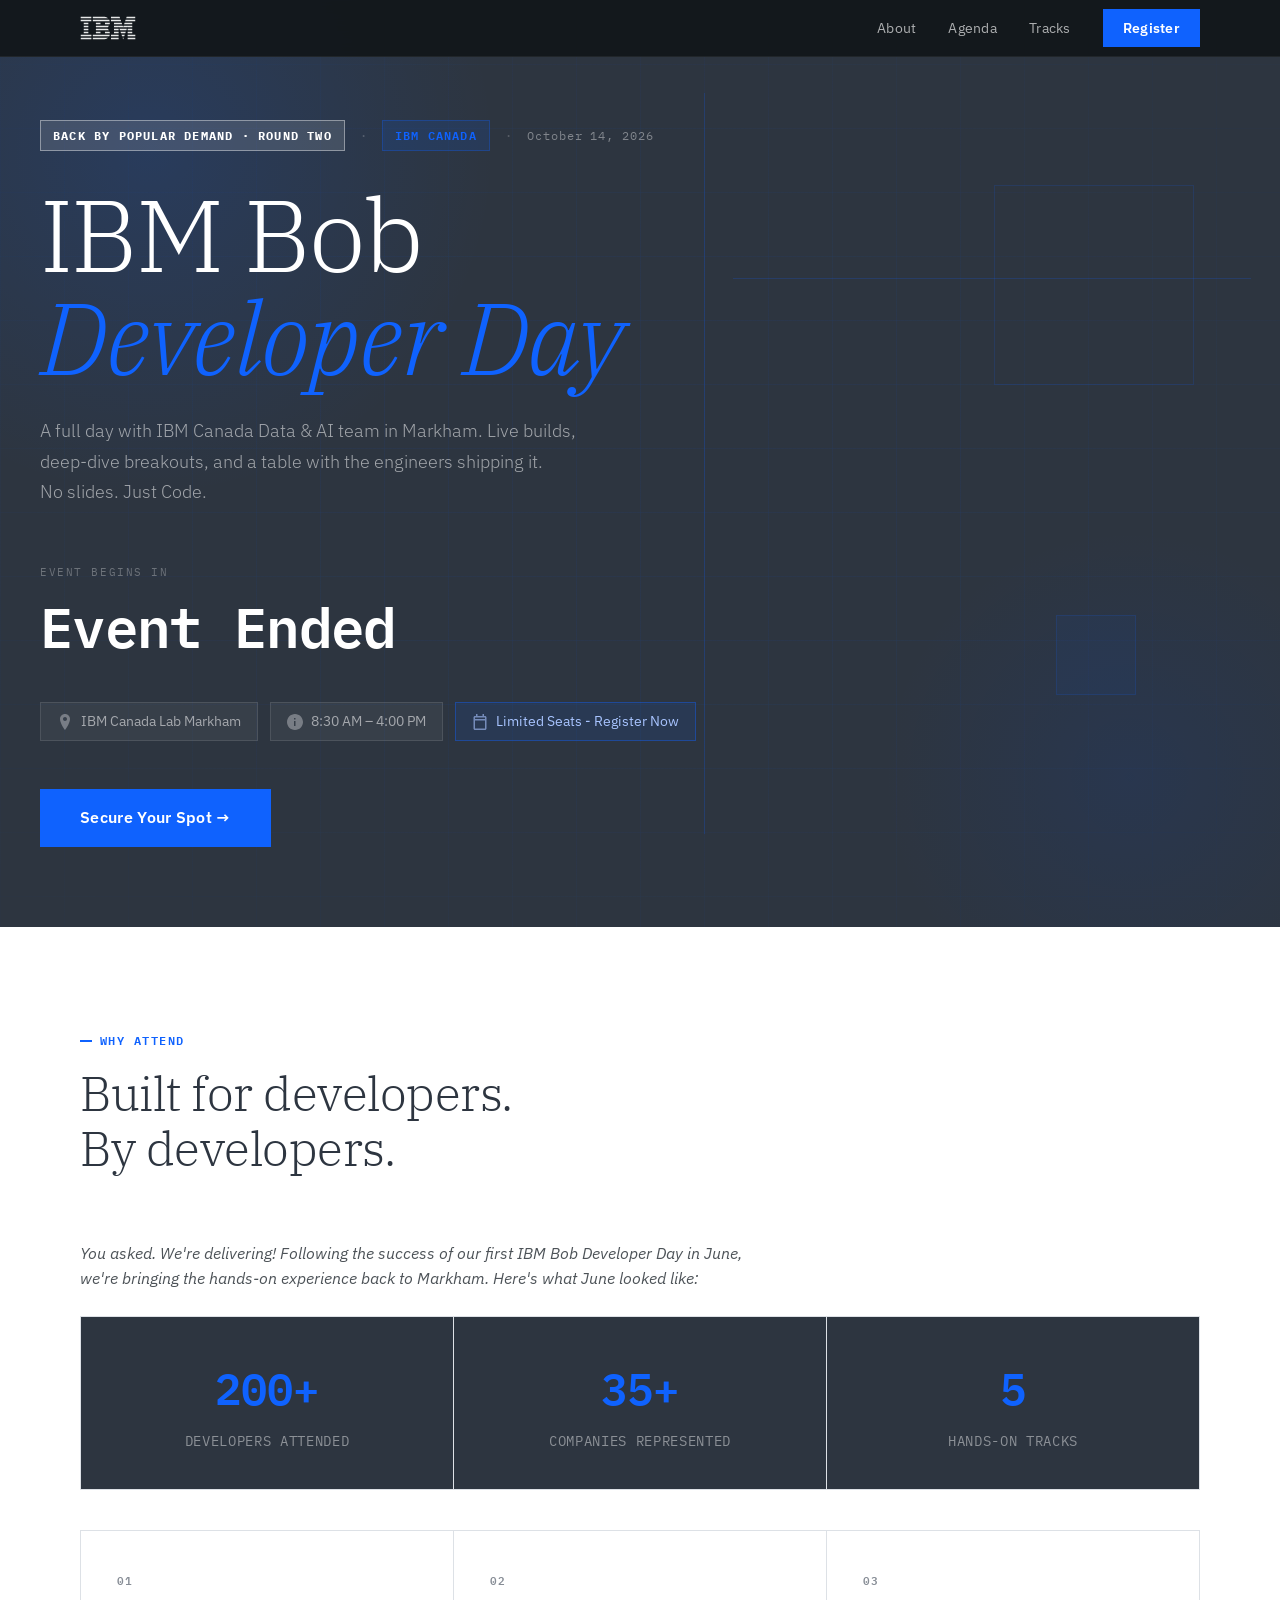
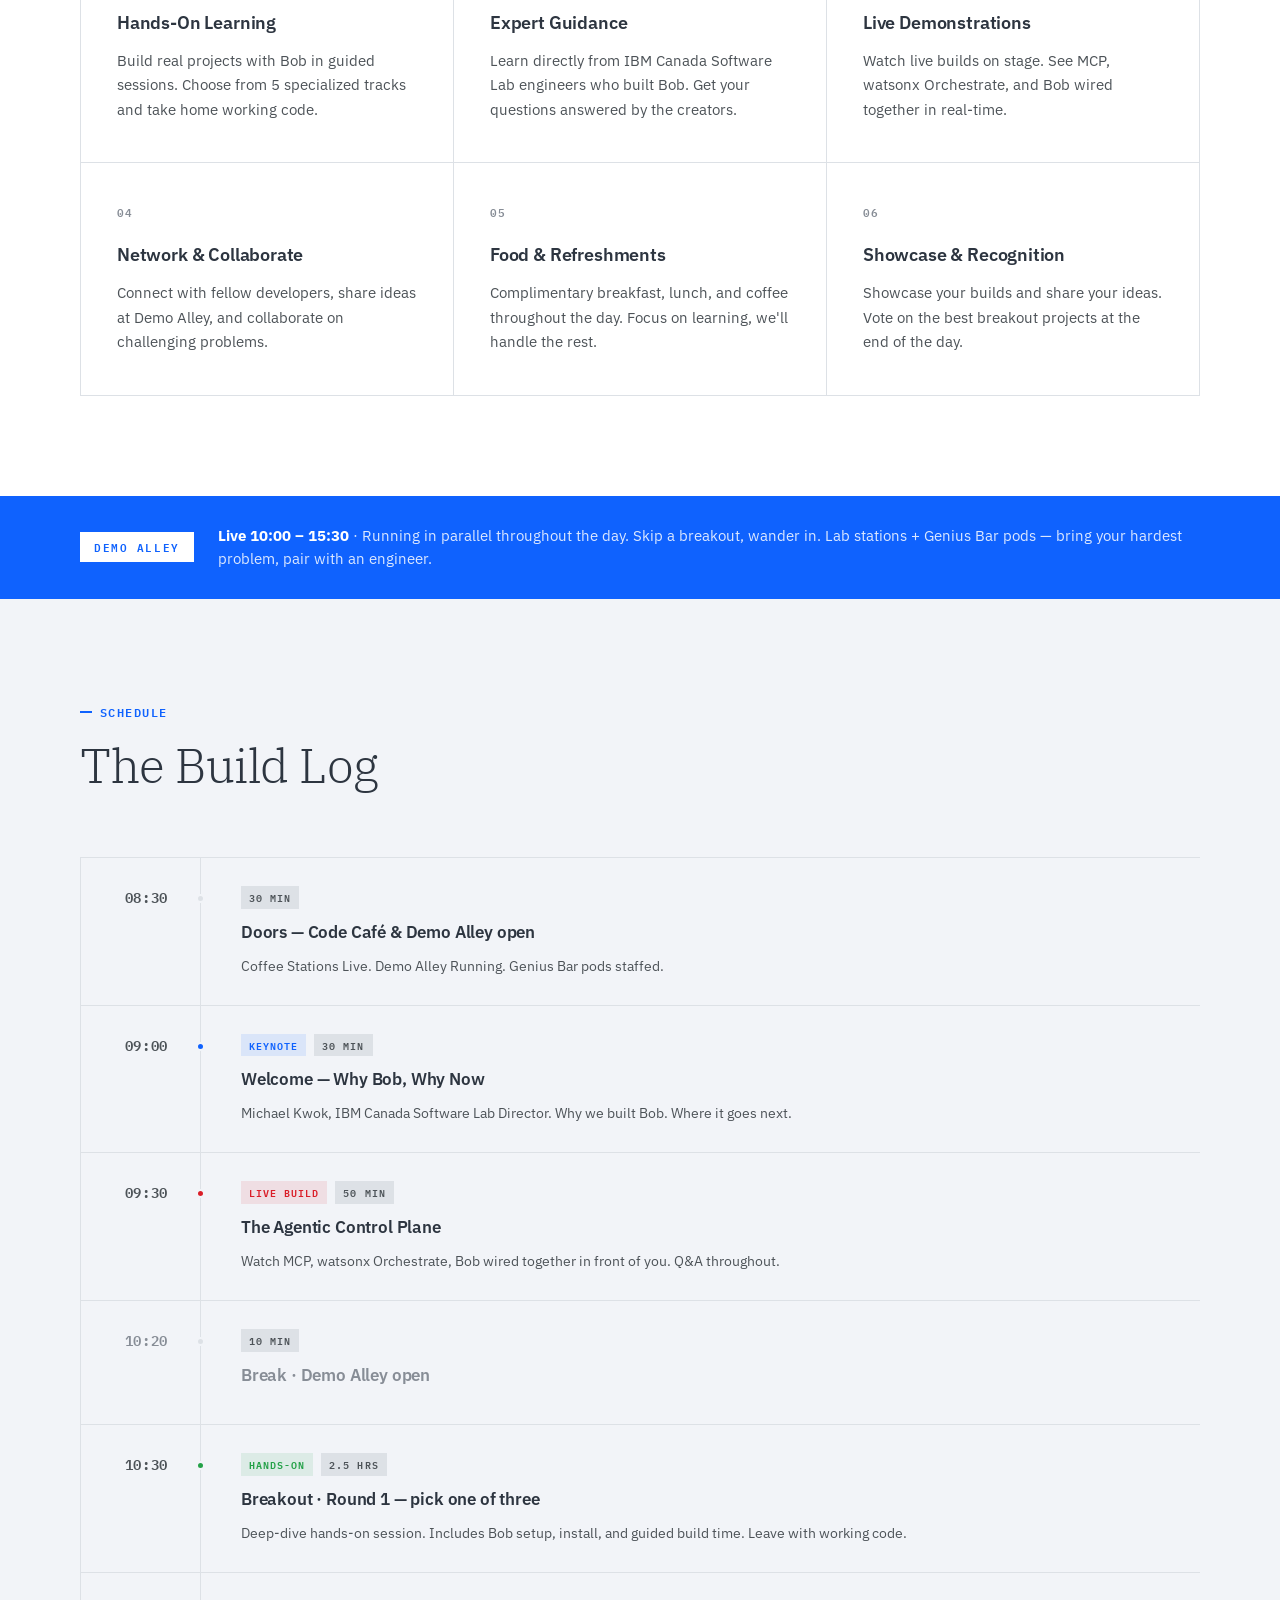
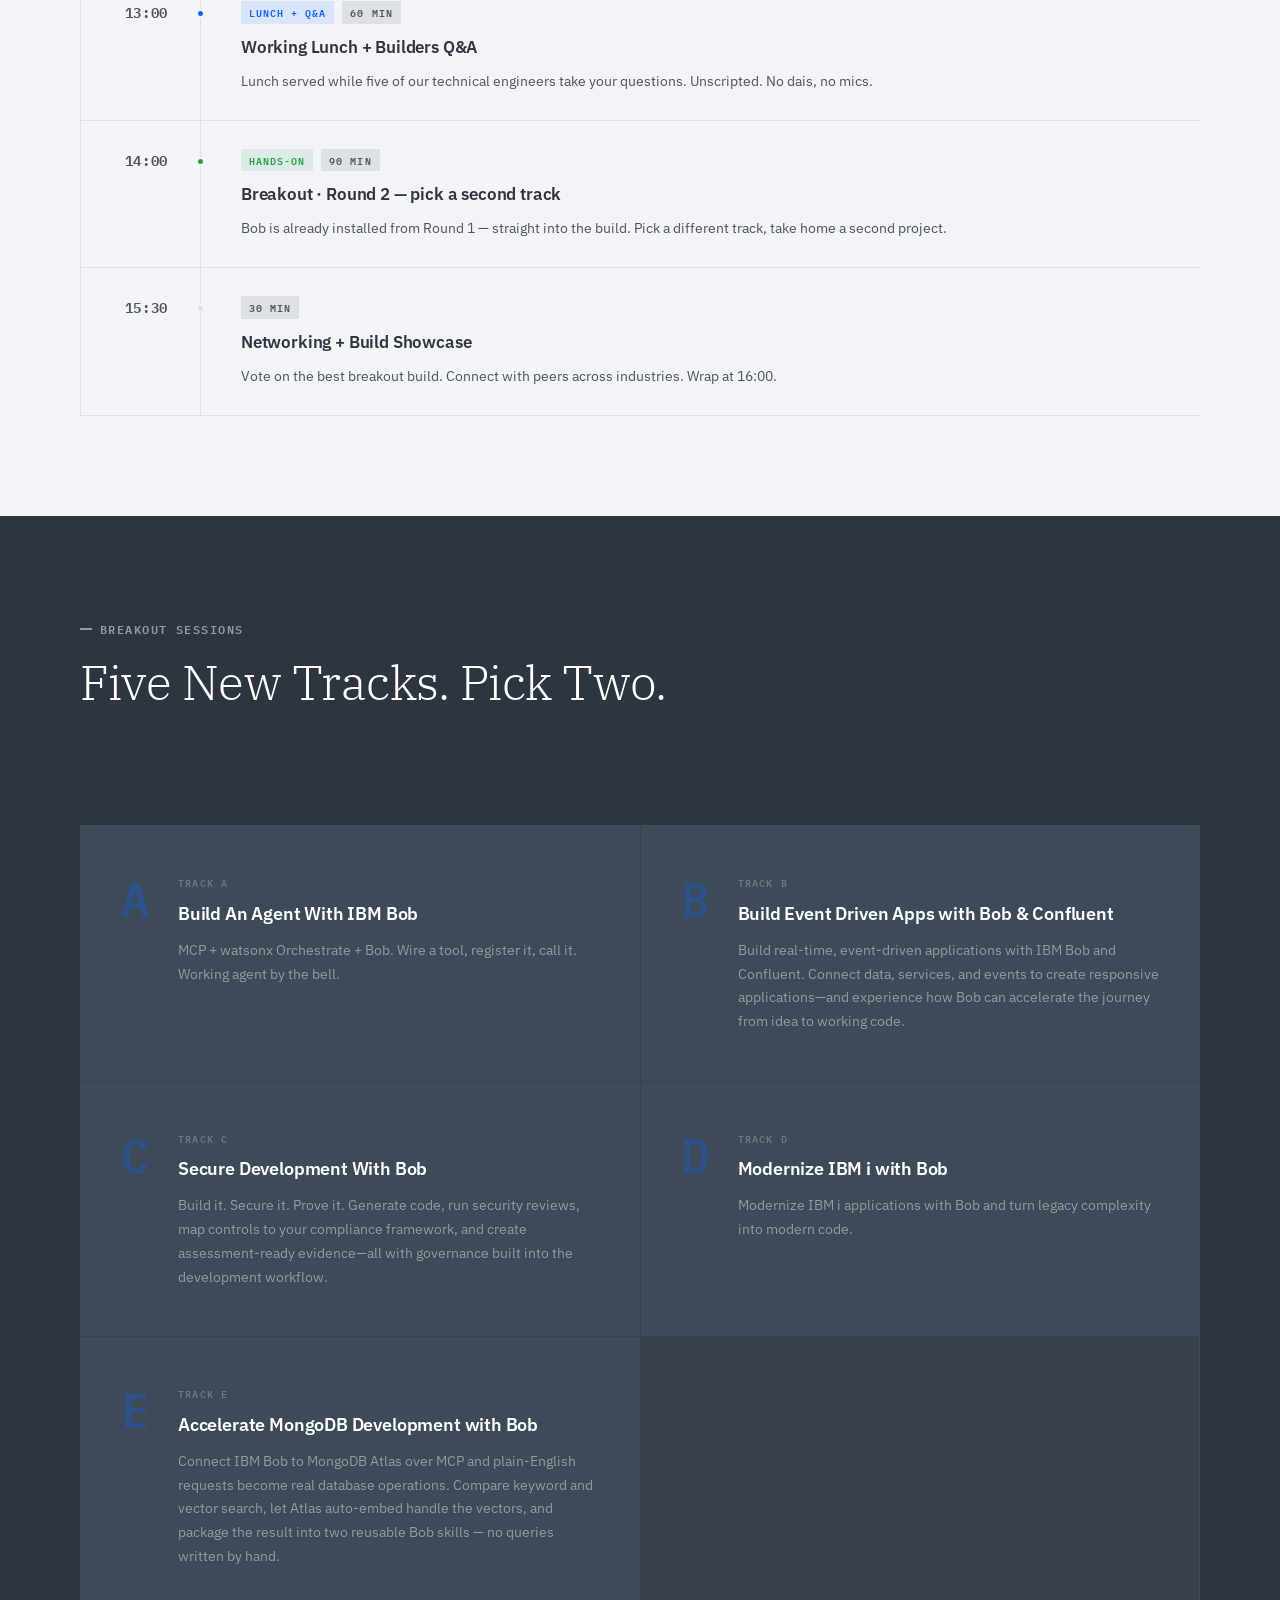
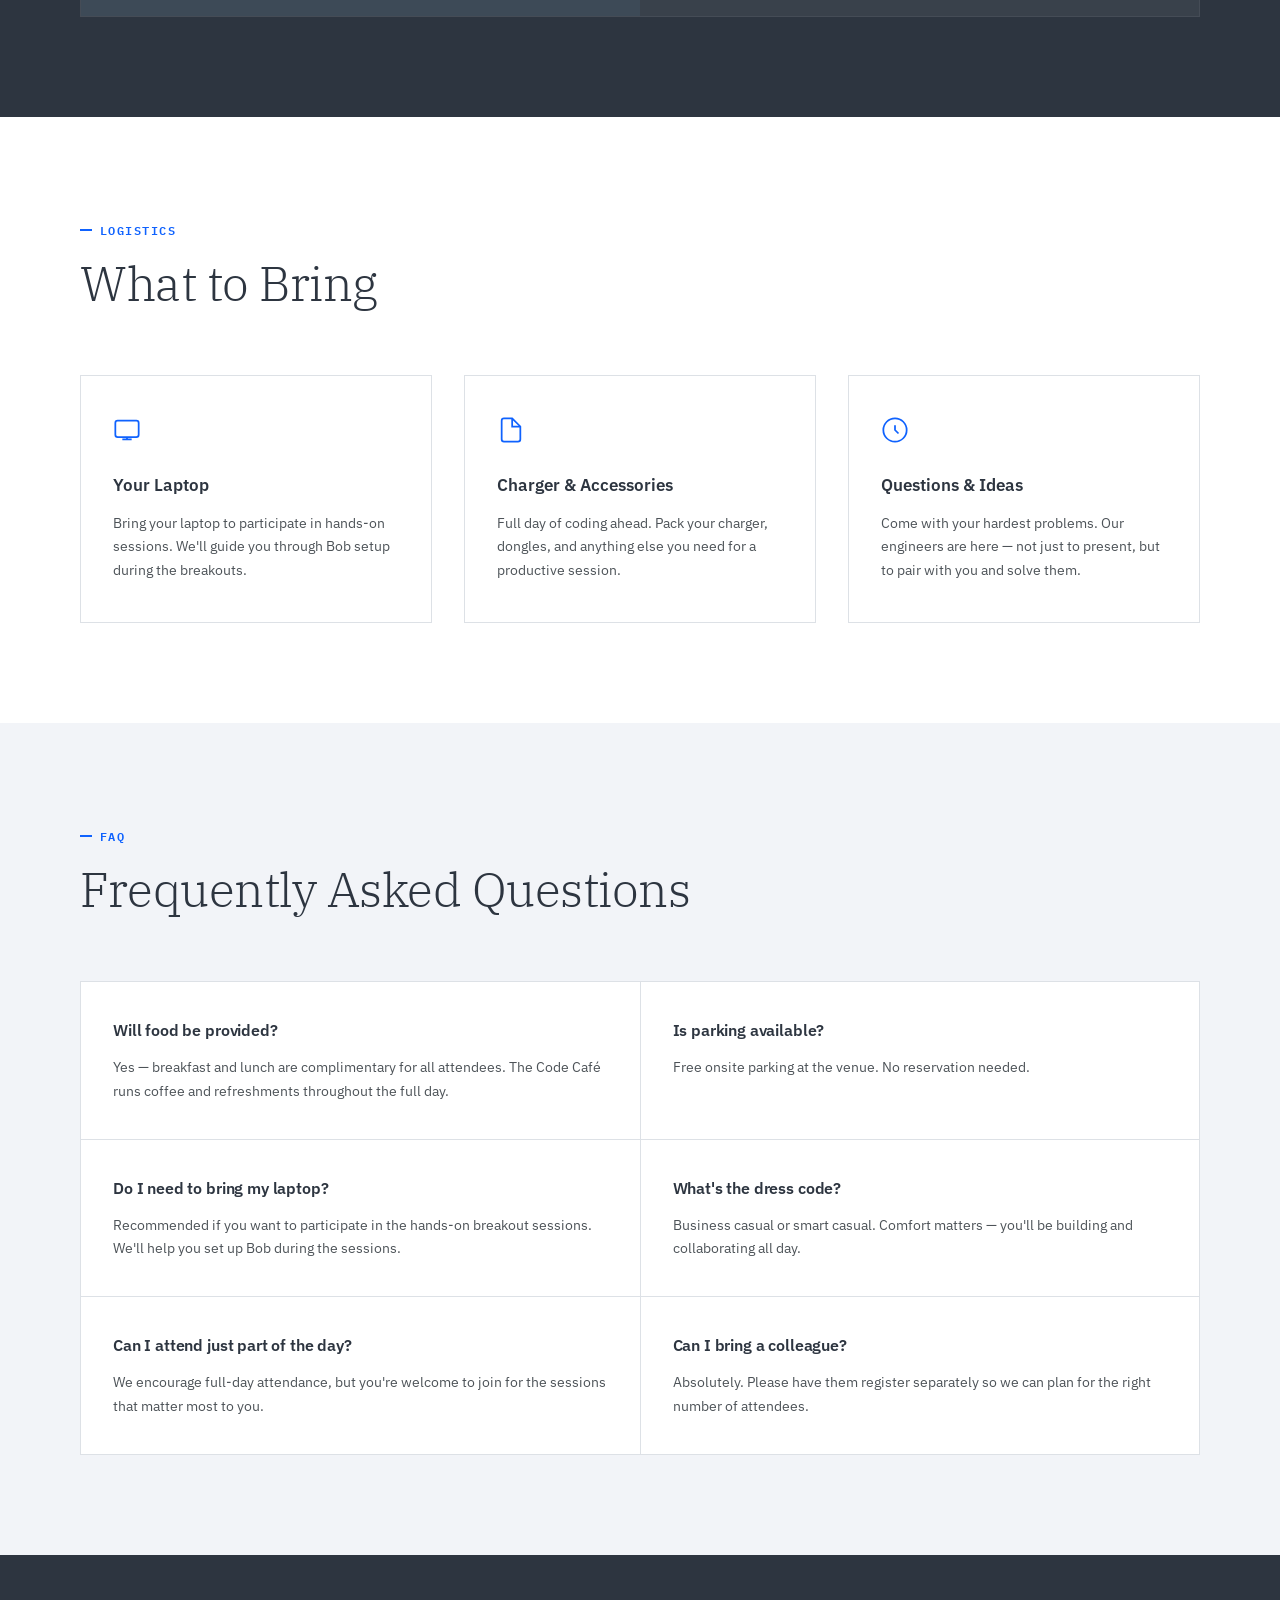
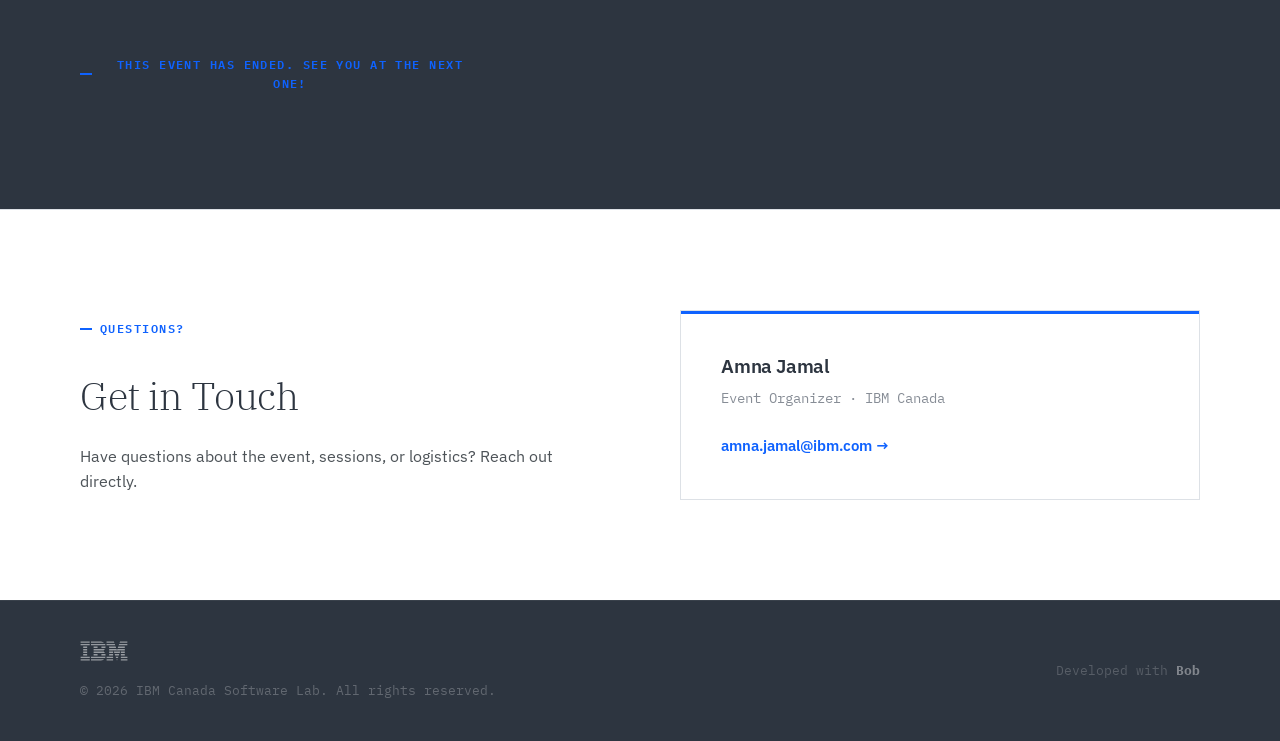
<file: index.html>
<!DOCTYPE html>
<html lang="en">
<head>
    <meta charset="UTF-8">
    <meta name="viewport" content="width=device-width, initial-scale=1.0">
    <title>IBM Bob Developer Day — October 14, 2026 · Markham</title>
    <link rel="preconnect" href="https://fonts.googleapis.com">
    <link rel="preconnect" href="https://fonts.gstatic.com" crossorigin>
    <link href="https://fonts.googleapis.com/css2?family=IBM+Plex+Mono:wght@400;600&family=IBM+Plex+Sans:ital,wght@0,300;0,400;0,600;0,700;1,300&family=IBM+Plex+Serif:wght@300;400;600&display=swap" rel="stylesheet">
    <link rel="stylesheet" href="../styles.css">
</head>
<body>

    <!-- Sticky Register Button -->
    <div id="stickyRegister" class="sticky-register">
        <a href="#register" class="btn-sticky">Register Now →</a>
    </div>

    <!-- Top Nav Bar -->
    <nav class="topnav">
        <div class="topnav-inner">
            <img src="../ibm-logo.svg" alt="IBM" class="nav-logo">
            <div class="nav-links">
                <a href="#about">About</a>
                <a href="#agenda">Agenda</a>
                <a href="#tracks">Tracks</a>
                <a href="#register" class="nav-cta">Register</a>
            </div>
        </div>
    </nav>

    <div class="page-wrapper">

        <!-- HERO -->
        <header class="hero">
            <div class="hero-bg-grid"></div>
            <div class="hero-inner">
                <div class="hero-eyebrow">
                    <span class="eyebrow-tag eyebrow-tag-demand">Back by Popular Demand · Round Two</span>
                    <span class="eyebrow-divider">·</span>
                    <span class="eyebrow-tag">IBM Canada</span>
                    <span class="eyebrow-divider">·</span>
                    <span class="eyebrow-date">October 14, 2026</span>
                </div>

                <h1 class="hero-title">
                    IBM Bob<br>
                    <span class="hero-title-accent">Developer Day</span>
                </h1>

                <p class="hero-subtitle">A full day with IBM Canada Data & AI team in Markham. Live builds, deep-dive breakouts, and a table with the engineers shipping it. <br>No slides. Just Code.</p>

                <!-- Countdown -->
                <div class="countdown-block">
                    <div class="countdown-label">Event begins in</div>
                    <div id="countdown" class="countdown">
                        <div class="countdown-item">
                            <span id="days" class="countdown-value">00</span>
                            <span class="countdown-unit">Days</span>
                        </div>
                        <div class="countdown-sep">:</div>
                        <div class="countdown-item">
                            <span id="hours" class="countdown-value">00</span>
                            <span class="countdown-unit">Hrs</span>
                        </div>
                        <div class="countdown-sep">:</div>
                        <div class="countdown-item">
                            <span id="minutes" class="countdown-value">00</span>
                            <span class="countdown-unit">Min</span>
                        </div>
                        <div class="countdown-sep">:</div>
                        <div class="countdown-item">
                            <span id="seconds" class="countdown-value">00</span>
                            <span class="countdown-unit">Sec</span>
                        </div>
                    </div>
                </div>

                <!-- Event Meta -->
                <div class="hero-meta">
                    <div class="meta-pill">
                        <svg width="16" height="16" viewBox="0 0 16 16" fill="none"><path d="M8 0C5.2 0 3 2.2 3 5c0 4.4 5 11 5 11s5-6.6 5-11c0-2.8-2.2-5-5-5zm0 7c-1.1 0-2-.9-2-2s.9-2 2-2 2 .9 2 2-.9 2-2 2z" fill="currentColor"/></svg>
                        IBM Canada Lab Markham
                    </div>
                    <div class="meta-pill">
                        <svg width="16" height="16" viewBox="0 0 16 16" fill="none"><path d="M8 0C3.6 0 0 3.6 0 8s3.6 8 8 8 8-3.6 8-8-3.6-8-8-8zm.5 12H7V7h1.5v5zm0-6.5H7V4h1.5v1.5z" fill="currentColor"/></svg>
                        8:30 AM – 4:00 PM
                    </div>
                    <a href="#register" class="meta-pill meta-pill-link">
                        <svg width="16" height="16" viewBox="0 0 16 16" fill="none"><path d="M13 2h-1V0h-1.5v2h-5V0H4v2H3C2.2 2 1.5 2.7 1.5 3.5v11C1.5 15.3 2.2 16 3 16h10c.8 0 1.5-.7 1.5-1.5v-11C14.5 2.7 13.8 2 13 2zm0 12.5H3v-8h10v8zM3 5V3.5h10V5H3z" fill="currentColor"/></svg>
                        Limited Seats - Register Now
                    </a>
                </div>

                <a href="#register" class="btn-hero">Secure Your Spot →</a>
            </div>

            <!-- Hero decoration -->
            <div class="hero-decoration">
                <div class="deco-line deco-l1"></div>
                <div class="deco-line deco-l2"></div>
                <div class="deco-box deco-b1"></div>
                <div class="deco-box deco-b2"></div>
            </div>
        </header>

        <main id="about">

            <!-- WHY ATTEND -->
            <section class="section-why">
                <div class="section-inner">
                    <div class="section-header">
                        <span class="section-kicker">Why Attend</span>
                        <h2 class="section-title">Built for developers.<br>By developers.</h2>
                    </div>
                    <p class="stats-caption">You asked. We're delivering! Following the success of our first IBM Bob Developer Day in June, we're bringing the hands-on experience back to Markham. Here's what June looked like: </p>
					<div class="stats-grid">
    				<div class="stat-card">
        			<h3>200+</h3>
        			<p>Developers Attended</p>
    				</div>
    					<div class="stat-card">
       					 <h3>35+</h3>
       					 <p>Companies Represented</p>
   					 </div>
   				 <div class="stat-card">
       				 <h3>5</h3>
       				 <p>Hands-On Tracks</p>
    					</div>
						</div>
                    <div class="why-grid">
                        <div class="why-card">
                            <div class="why-num">01</div>
                            <h3>Hands-On Learning</h3>
                            <p>Build real projects with Bob in guided sessions. Choose from 5 specialized tracks and take home working code.</p>
                        </div>
                        <div class="why-card">
                            <div class="why-num">02</div>
                            <h3>Expert Guidance</h3>
                            <p>Learn directly from IBM Canada Software Lab engineers who built Bob. Get your questions answered by the creators.</p>
                        </div>
                        <div class="why-card">
                            <div class="why-num">03</div>
                            <h3>Live Demonstrations</h3>
                            <p>Watch live builds on stage. See MCP, watsonx Orchestrate, and Bob wired together in real-time.</p>
                        </div>
                        <div class="why-card">
                            <div class="why-num">04</div>
                            <h3>Network & Collaborate</h3>
                            <p>Connect with fellow developers, share ideas at Demo Alley, and collaborate on challenging problems.</p>
                        </div>
                        <div class="why-card">
                            <div class="why-num">05</div>
                            <h3>Food & Refreshments</h3>
                            <p>Complimentary breakfast, lunch, and coffee throughout the day. Focus on learning, we'll handle the rest.</p>
                        </div>
                        <div class="why-card">
                            <div class="why-num">06</div>
                            <h3>Showcase & Recognition</h3>
                            <p>Showcase your builds and share your ideas. Vote on the best breakout projects at the end of the day.</p>
                        </div>
                    </div>
                </div>
            </section>

            <!-- DEMO ALLEY BANNER -->
            <div class="demo-alley-banner">
                <div class="section-inner">
                    <div class="demo-alley-inner">
                        <div class="demo-alley-badge">DEMO ALLEY</div>
                        <div class="demo-alley-text">
                            <strong>Live 10:00 – 15:30</strong> · Running in parallel throughout the day. Skip a breakout, wander in. Lab stations + Genius Bar pods — bring your hardest problem, pair with an engineer.
                        </div>
                    </div>
                </div>
            </div>

            <!-- AGENDA -->
            <section class="section-agenda" id="agenda">
                <div class="section-inner">
                    <div class="section-header">
                        <span class="section-kicker">Schedule</span>
                        <h2 class="section-title">The Build Log</h2>
                    </div>
                    <div class="agenda-timeline">

                        <div class="agenda-item">
                            <div class="agenda-time">
                                <span class="time-mono">08:30</span>
                                <div class="time-dot"></div>
                            </div>
                            <div class="agenda-content">
                                <div class="agenda-tags"><span class="atag atag-default">30 MIN</span></div>
                                <h3>Doors — Code Café &amp; Demo Alley open</h3>
                                <p>Coffee Stations Live. Demo Alley Running. Genius Bar pods staffed.</p>
                            </div>
                        </div>

                        <div class="agenda-item agenda-keynote">
                            <div class="agenda-time">
                                <span class="time-mono">09:00</span>
                                <div class="time-dot"></div>
                            </div>
                            <div class="agenda-content">
                                <div class="agenda-tags"><span class="atag atag-keynote">KEYNOTE</span><span class="atag">30 MIN</span></div>
                                <h3>Welcome — Why Bob, Why Now</h3>
                                <p>Michael Kwok, IBM Canada Software Lab Director. Why we built Bob. Where it goes next.</p>
                            </div>
                        </div>

                        <div class="agenda-item agenda-live">
                            <div class="agenda-time">
                                <span class="time-mono">09:30</span>
                                <div class="time-dot"></div>
                            </div>
                            <div class="agenda-content">
                                <div class="agenda-tags"><span class="atag atag-live">LIVE BUILD</span><span class="atag">50 MIN</span></div>
                                <h3>The Agentic Control Plane</h3>
                                <p> Watch MCP, watsonx Orchestrate, Bob wired together in front of you. Q&A throughout.</p>
                            </div>
                        </div>

                        <div class="agenda-item agenda-break">
                            <div class="agenda-time">
                                <span class="time-mono">10:20</span>
                                <div class="time-dot"></div>
                            </div>
                            <div class="agenda-content">
                                <div class="agenda-tags"><span class="atag">10 MIN</span></div>
                                <h3>Break · Demo Alley open</h3>
                            </div>
                        </div>

                        <div class="agenda-item agenda-handson">
                            <div class="agenda-time">
                                <span class="time-mono">10:30</span>
                                <div class="time-dot"></div>
                            </div>
                            <div class="agenda-content">
                                <div class="agenda-tags"><span class="atag atag-handson">HANDS-ON</span><span class="atag">2.5 HRS</span></div>
                                <h3>Breakout · Round 1 — pick one of three</h3>
                                <p>Deep-dive hands-on session. Includes Bob setup, install, and guided build time. Leave with working code.</p>
                            </div>
                        </div>

                        <div class="agenda-item agenda-keynote">
                            <div class="agenda-time">
                                <span class="time-mono">13:00</span>
                                <div class="time-dot"></div>
                            </div>
                            <div class="agenda-content">
                                <div class="agenda-tags"><span class="atag atag-keynote">LUNCH + Q&amp;A</span><span class="atag">60 MIN</span></div>
                                <h3>Working Lunch + Builders Q&amp;A</h3>
                                <p>Lunch served while five of our technical engineers take your questions. Unscripted. No dais, no mics.</p>
                            </div>
                        </div>

                        <div class="agenda-item agenda-handson">
                            <div class="agenda-time">
                                <span class="time-mono">14:00</span>
                                <div class="time-dot"></div>
                            </div>
                            <div class="agenda-content">
                                <div class="agenda-tags"><span class="atag atag-handson">HANDS-ON</span><span class="atag">90 MIN</span></div>
                                <h3>Breakout · Round 2 — pick a second track</h3>
                                <p>Bob is already installed from Round 1 — straight into the build. Pick a different track, take home a second project.</p>
                            </div>
                        </div>

                        <div class="agenda-item">
                            <div class="agenda-time">
                                <span class="time-mono">15:30</span>
                                <div class="time-dot"></div>
                            </div>
                            <div class="agenda-content">
                                <div class="agenda-tags"><span class="atag">30 MIN</span></div>
                                <h3>Networking + Build Showcase</h3>
                                <p>Vote on the best breakout build. Connect with peers across industries. Wrap at 16:00.</p>
                            </div>
                        </div>

                    </div>
                </div>
            </section>

            <!-- TRACKS -->
            <section class="section-tracks" id="tracks">
                <div class="section-inner">
                    <div class="section-header section-header-light">
                        <span class="section-kicker section-kicker-light">Breakout Sessions</span>
                        <h2 class="section-title section-title-light">Five New Tracks. Pick Two.</h2>
						<p> We’ve refreshed the content across all six tracks for October, so whether you joined us in June or this is your first Developer Day, there’s something new to build.</p>
                    </div>
                    <div class="tracks-grid">
                        <div class="track-card">
                            <div class="track-letter">A</div>
                            <div class="track-body">
                                <div class="track-label">TRACK A</div>
                                <h3>Build An Agent With IBM Bob</h3>
                                <p>MCP + watsonx Orchestrate + Bob. Wire a tool, register it, call it. Working agent by the bell.</p>
                            </div>
                        </div>						
						<div class="track-card">
                            <div class="track-letter">B</div>
                            <div class="track-body">
                                <div class="track-label">TRACK B</div>
                                <h3>Build Event Driven Apps with Bob & Confluent</h3>
                                <p>Build real-time, event-driven applications with IBM Bob and Confluent. Connect data, services, and events to create responsive applications—and experience how Bob can accelerate the journey from idea to working code.</p>
                            </div>
                        </div>
						<div class="track-card">
                            <div class="track-letter">C</div>
                            <div class="track-body">
                                <div class="track-label">TRACK C</div>
                                <h3>Secure Development With Bob</h3>
                                <p>Build it. Secure it. Prove it. Generate code, run security reviews, map controls to your compliance framework, and create assessment-ready evidence—all with governance built into the development workflow.</p>
                            </div>
                        </div>
                        <div class="track-card">
                            <div class="track-letter">D</div>
                            <div class="track-body">
                                <div class="track-label">TRACK D</div>
                                <h3>Modernize IBM i with Bob</h3>
                                <p>Modernize IBM i applications with Bob and turn legacy complexity into modern code.</p>
                            </div>
                        </div>	
					<div class="track-card">
                            <div class="track-letter">E</div>
                            <div class="track-body">
                                <div class="track-label">TRACK E</div>
                                <h3>Accelerate MongoDB Development with Bob</h3>
                                <p>Connect IBM Bob to MongoDB Atlas over MCP and plain-English requests become real database operations. Compare keyword and vector search, let Atlas auto-embed handle the vectors, and package the result into two reusable Bob skills — no queries written by hand.</p>
                            </div>
                        </div>
                    </div>
                </div>
            </section>

            <!-- WHAT TO BRING -->
            <section class="section-bring">
                <div class="section-inner">
                    <div class="section-header">
                        <span class="section-kicker">Logistics</span>
                        <h2 class="section-title">What to Bring</h2>
                    </div>
                    <div class="bring-grid">
                        <div class="bring-card">
                            <div class="bring-icon">
                                <svg width="28" height="28" viewBox="0 0 24 24" fill="none" stroke="currentColor" stroke-width="1.5"><rect x="2" y="4" width="20" height="14" rx="2"/><path d="M8 20h8M12 18v2"/></svg>
                            </div>
                            <h3>Your Laptop</h3>
                            <p>Bring your laptop to participate in hands-on sessions. We'll guide you through Bob setup during the breakouts.</p>
                        </div>
                        <div class="bring-card">
                            <div class="bring-icon">
                                <svg width="28" height="28" viewBox="0 0 24 24" fill="none" stroke="currentColor" stroke-width="1.5"><path d="M13 2H6a2 2 0 00-2 2v16a2 2 0 002 2h12a2 2 0 002-2V9z"/><polyline points="13 2 13 9 20 9"/></svg>
                            </div>
                            <h3>Charger &amp; Accessories</h3>
                            <p>Full day of coding ahead. Pack your charger, dongles, and anything else you need for a productive session.</p>
                        </div>
                        <div class="bring-card">
                            <div class="bring-icon">
                                <svg width="28" height="28" viewBox="0 0 24 24" fill="none" stroke="currentColor" stroke-width="1.5"><circle cx="12" cy="12" r="10"/><path d="M12 8v4l3 3"/></svg>
                            </div>
                            <h3>Questions &amp; Ideas</h3>
                            <p>Come with your hardest problems. Our engineers are here — not just to present, but to pair with you and solve them.</p>
                        </div>
                    </div>
                </div>
            </section>

            <!-- FAQ -->
            <section class="section-faq">
                <div class="section-inner">
                    <div class="section-header">
                        <span class="section-kicker">FAQ</span>
                        <h2 class="section-title">Frequently Asked Questions</h2>
                    </div>
                    <div class="faq-grid">
                        <div class="faq-item">
                            <h3>Will food be provided?</h3>
                            <p>Yes — breakfast and lunch are complimentary for all attendees. The Code Café runs coffee and refreshments throughout the full day.</p>
                        </div>
                        <div class="faq-item">
                            <h3>Is parking available?</h3>
                            <p>Free onsite parking at the venue. No reservation needed.</p>
                        </div>
                        <div class="faq-item">
                            <h3>Do I need to bring my laptop?</h3>
                            <p>Recommended if you want to participate in the hands-on breakout sessions. We'll help you set up Bob during the sessions.</p>
                        </div>
                        <div class="faq-item">
                            <h3>What's the dress code?</h3>
                            <p>Business casual or smart casual. Comfort matters — you'll be building and collaborating all day.</p>
                        </div>
                        <div class="faq-item">
                            <h3>Can I attend just part of the day?</h3>
                            <p>We encourage full-day attendance, but you're welcome to join for the sessions that matter most to you.</p>
                        </div>
                        <div class="faq-item">
                            <h3>Can I bring a colleague?</h3>
                            <p>Absolutely. Please have them register separately so we can plan for the right number of attendees.</p>
                        </div>
                    </div>
                </div>
            </section>

            <!-- REGISTRATION -->
            <section id="register" class="section-register">
                <div class="section-inner">
                    <div class="register-card">
                        <div class="register-left">
                            <span class="section-kicker section-kicker-light">Registration</span>
                            <h2>Reserve Your Spot</h2>
                            <p>Secure your place at IBM Bob Developer Day Markham.</p>
                            <ul class="register-perks">
                                <li>Full-day access to all sessions</li>
                                <li>Complimentary breakfast &amp; lunch</li>
                                <li>Hands-on breakout materials</li>
                                <li>Access to Demo Alley &amp; Genius Bar</li>
                            </ul>
                            <div class="register-secure">
                                <svg width="14" height="14" viewBox="0 0 16 16" fill="currentColor"><path d="M8 0C5.2 0 2.9 2.3 2.9 5v1.1H1.5C.7 6.1 0 6.8 0 7.6v6.9C0 15.3.7 16 1.5 16h13c.8 0 1.5-.7 1.5-1.5V7.6c0-.8-.7-1.5-1.5-1.5h-1.4V5C13.1 2.3 10.8 0 8 0zm0 1.5c1.9 0 3.5 1.6 3.5 3.5v1.1H4.5V5C4.5 3.1 6.1 1.5 8 1.5z"/></svg>
                                Your information is secure and used only for this event.By registering for this event, you consent to photography and video recording and the use of such content for event marketing and promotional activities.
                            </div>
                        </div>
                       <div class="register-right">
                            <iframe class="airtable-embed" 
						       src="https://airtable.com/embed/appYo5AO9TQs8hWMN/shrVcJUp2NwupzqsD" 
						       frameborder="0" onmousewheel="" width="100%" height="533" 
						       style="background: transparent; border: 1px solid #ccc;">
					        </iframe>
                        </div>       
                    </div>
                </div>
            </section>

            <!-- CONTACT -->
            <section class="section-contact">
                <div class="section-inner">
                    <div class="contact-block">
                        <div class="contact-left">
                            <span class="section-kicker">Questions?</span>
                            <h2>Get in Touch</h2>
                            <p>Have questions about the event, sessions, or logistics? Reach out directly.</p>
                        </div>
                        <div class="contact-right">
                            <div class="contact-card">
                                <div class="contact-name">Amna Jamal</div>
                                <div class="contact-role">Event Organizer · IBM Canada</div>
                                <a href="mailto:amna.jamal@ibm.com" class="contact-email">amna.jamal@ibm.com →</a>
                            </div>
                        </div>
                    </div>
                </div>
            </section>

        </main>

        <footer class="site-footer">
            <div class="section-inner">
                <div class="footer-inner">
                    <div class="footer-left">
                        <img src="../ibm-logo.svg" alt="IBM" class="footer-logo">
                        <p>© 2026 IBM Canada Software Lab. All rights reserved.</p>
                    </div>
                    <div class="footer-right">
                        <p class="bob-credit">Developed with <strong>Bob</strong></p>
                    </div>
                </div>
            </div>
        </footer>

    </div>

    <script src="../script.js"></script>
</body>
</html>
</file>
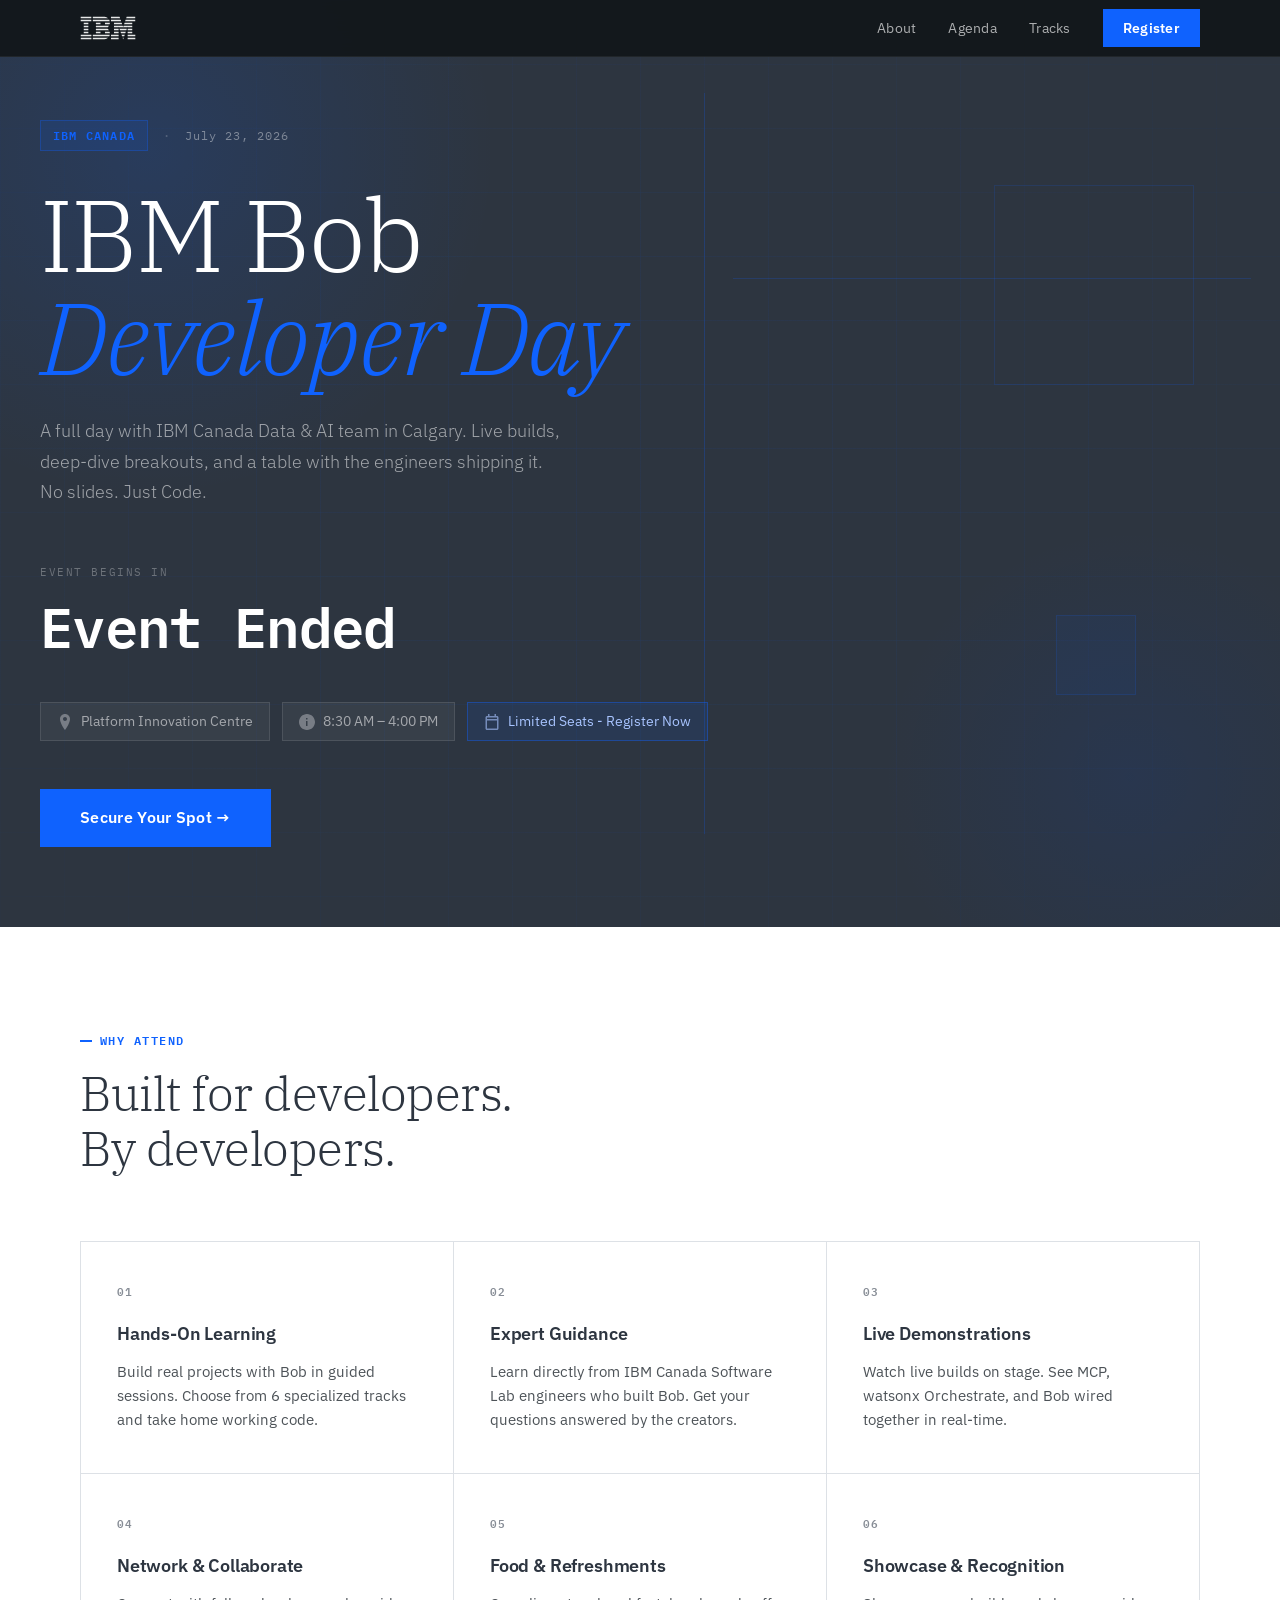
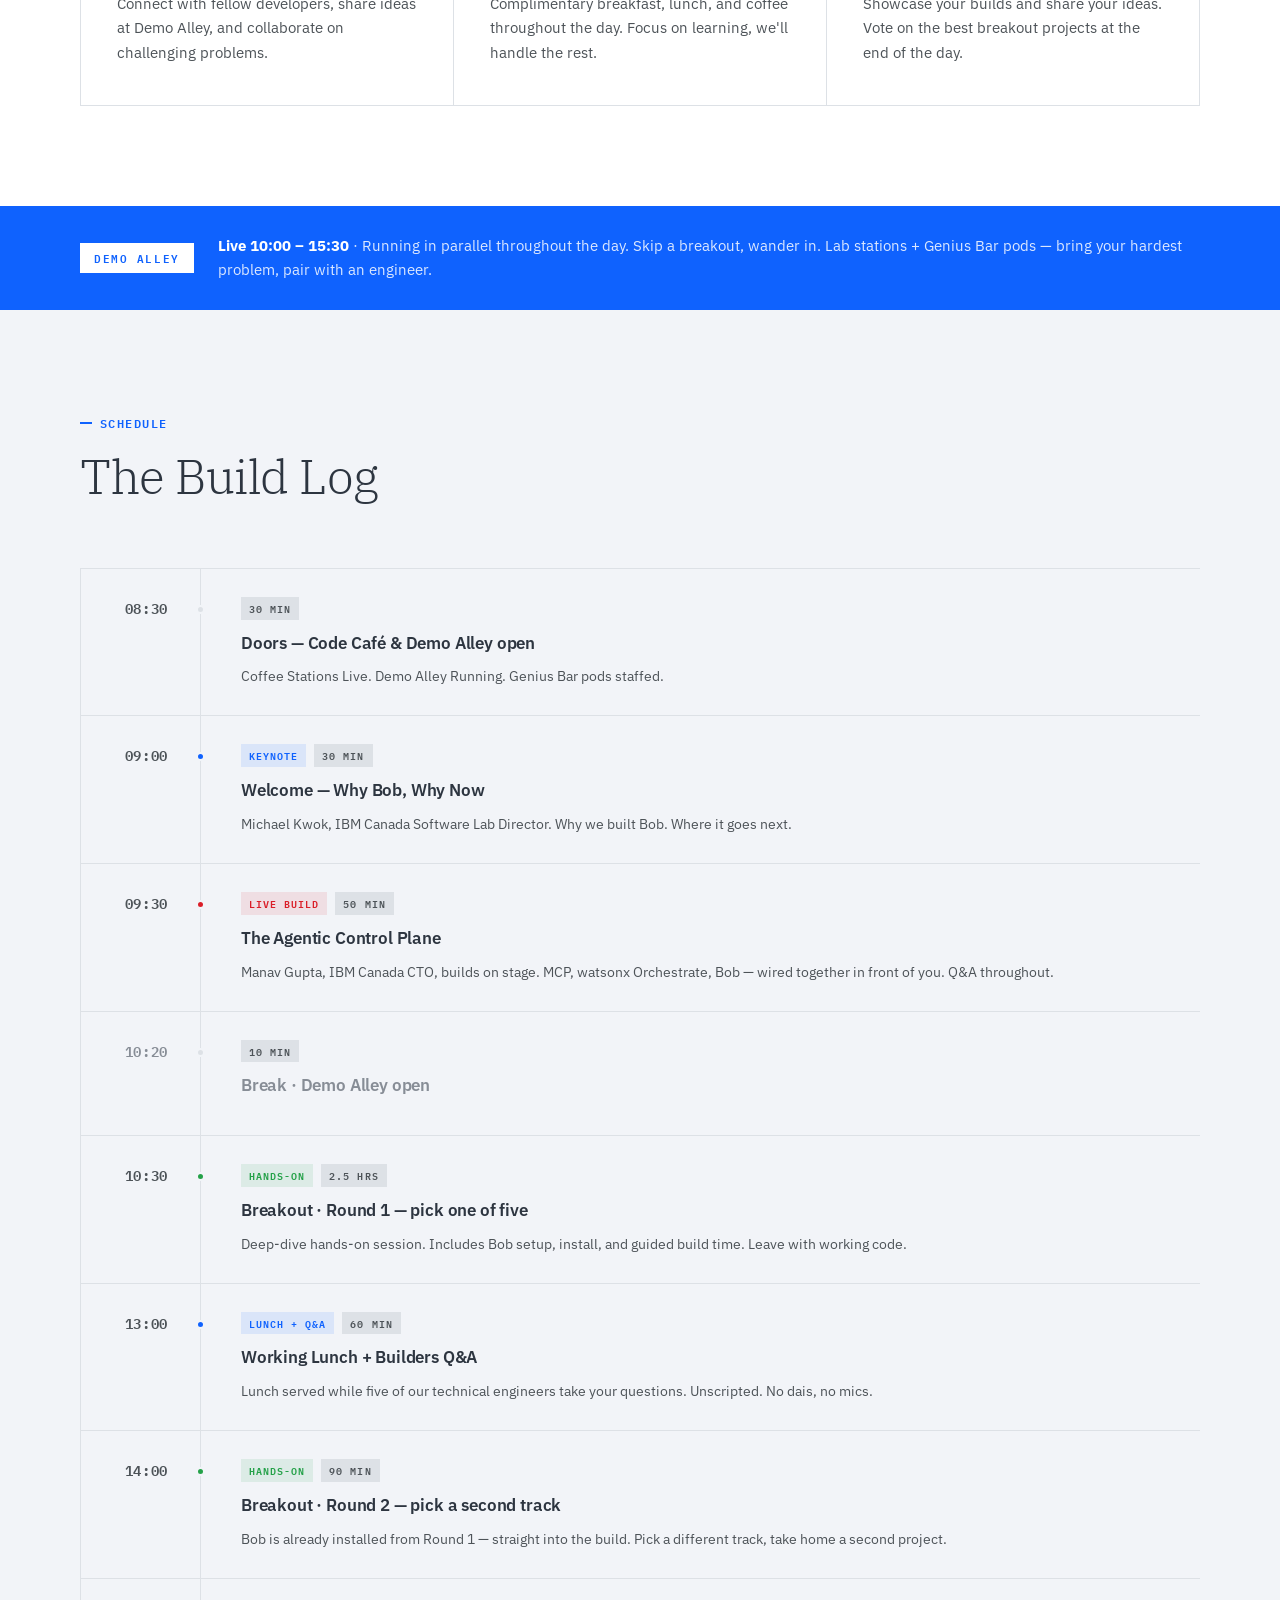
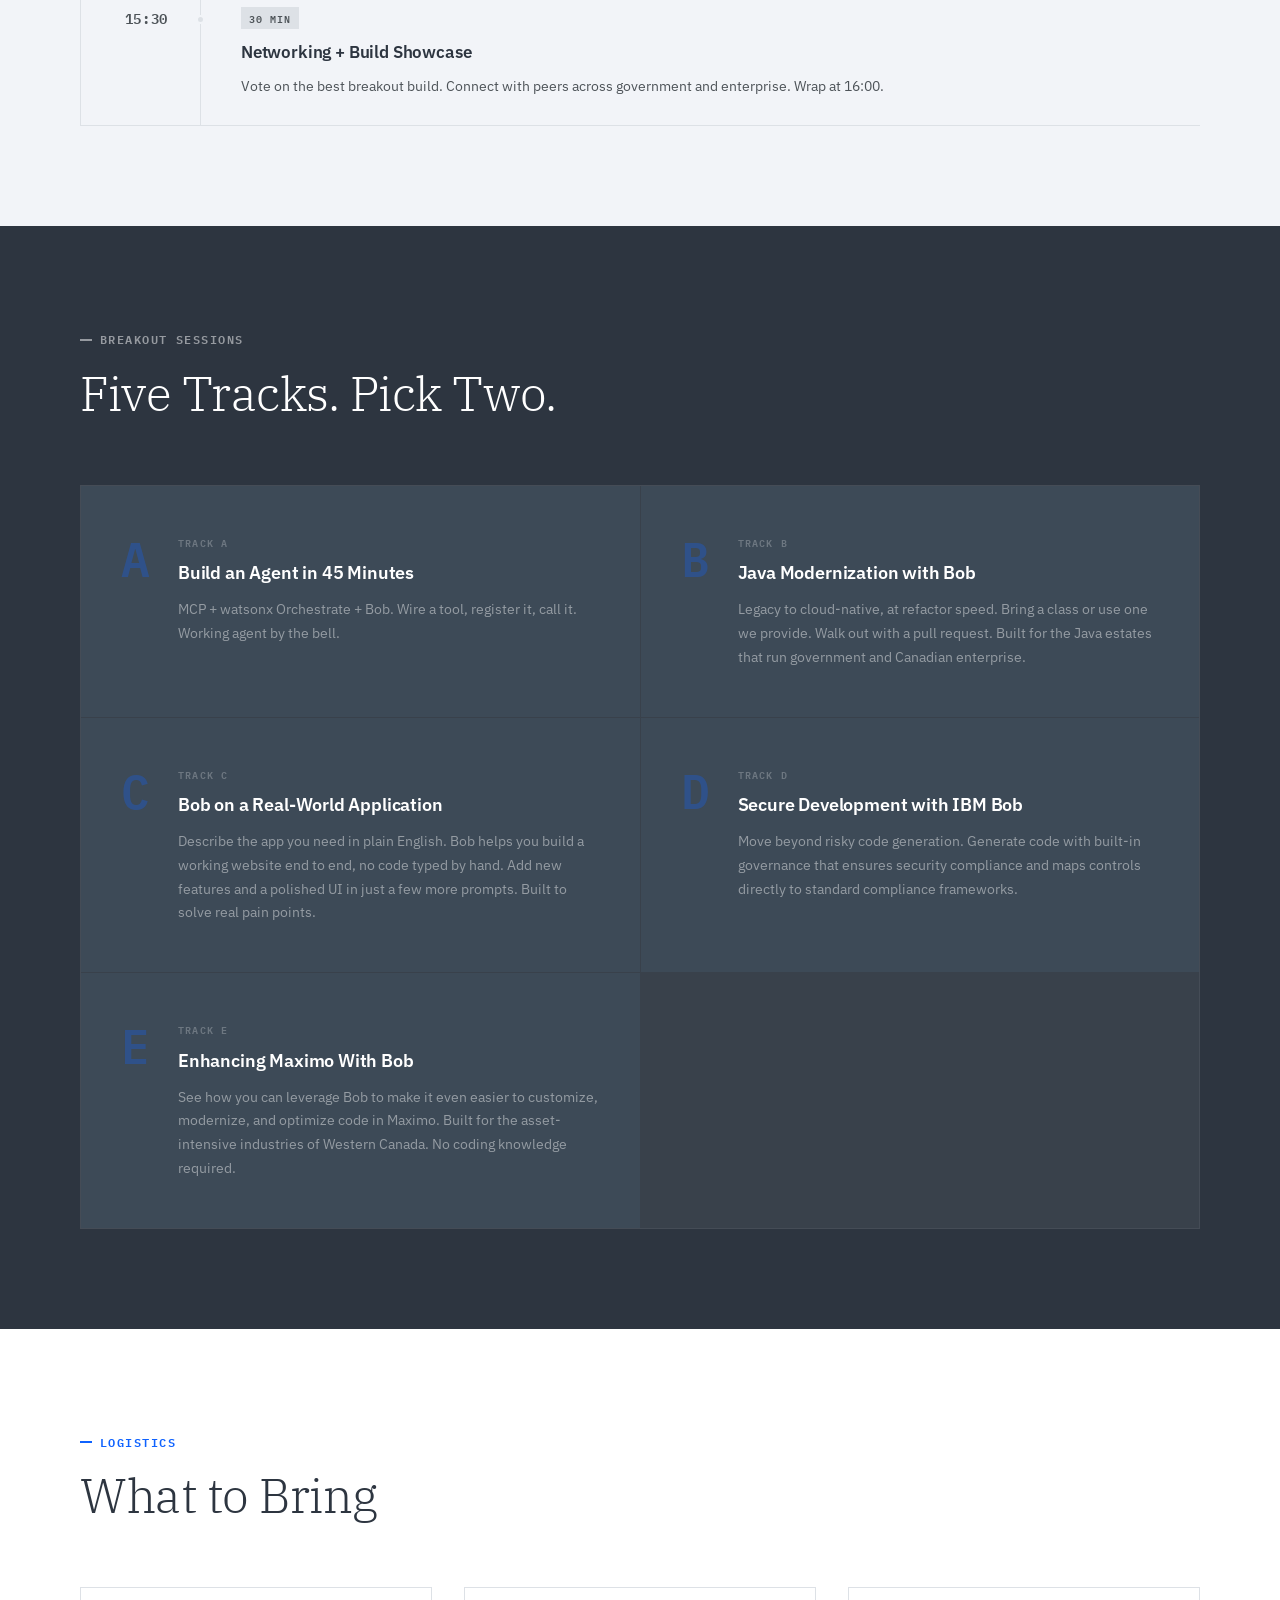
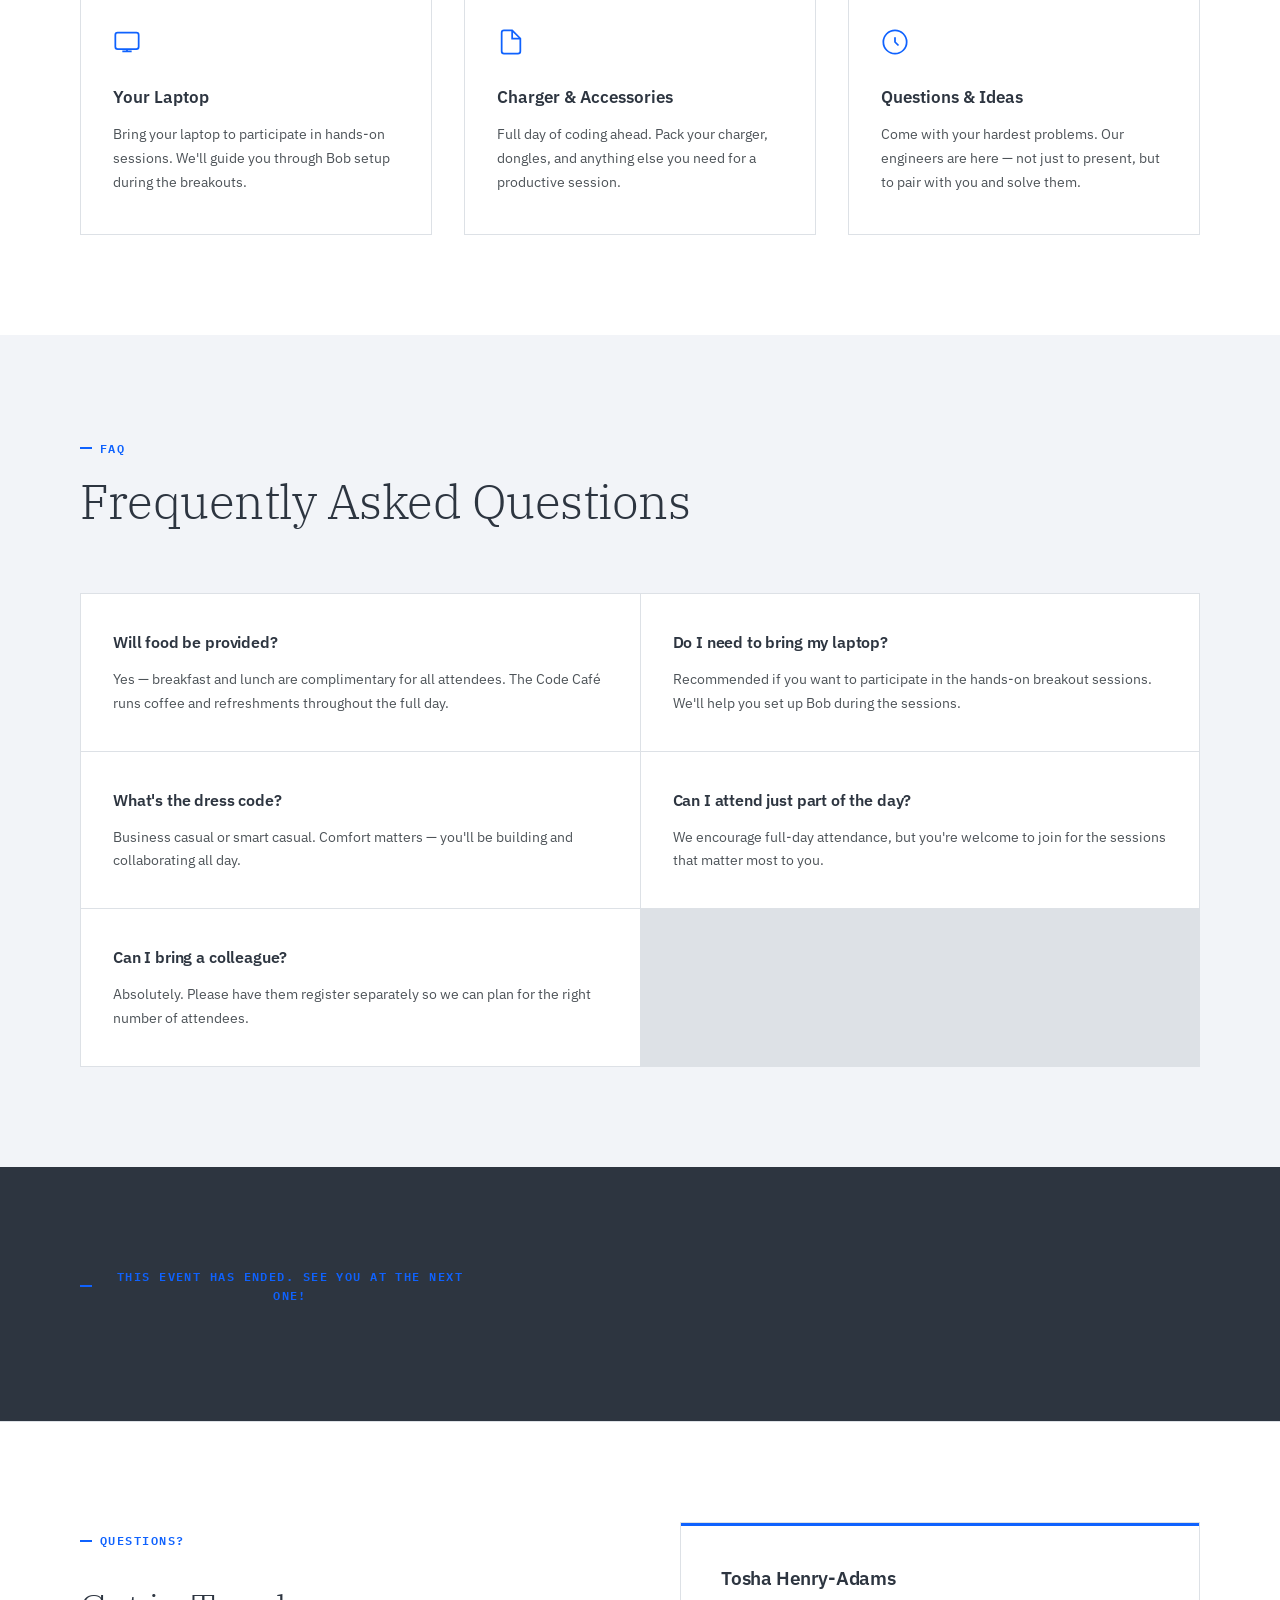
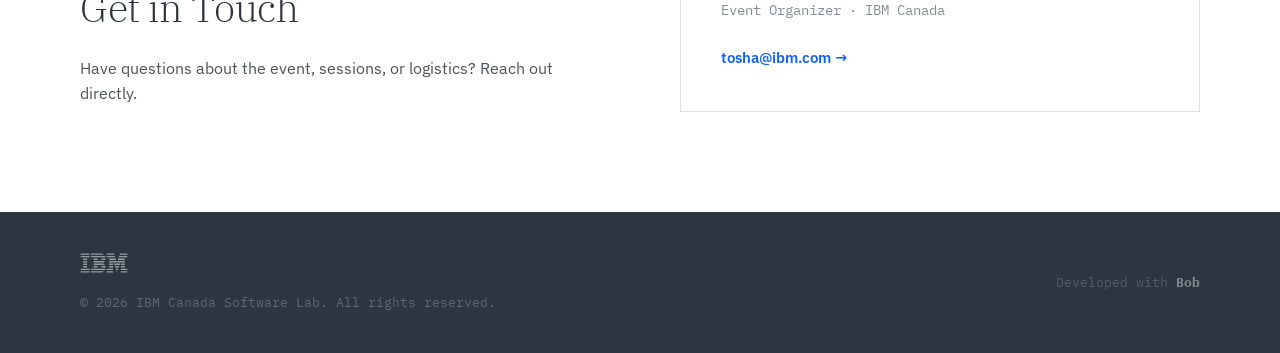
<file: calgary/index.html>
<!DOCTYPE html>
<html lang="en">
<head>
    <meta charset="UTF-8">
    <meta name="viewport" content="width=device-width, initial-scale=1.0">
    <title>IBM Bob Developer Day — July 23, 2026 · Calgary</title>
    <link rel="preconnect" href="https://fonts.googleapis.com">
    <link rel="preconnect" href="https://fonts.gstatic.com" crossorigin>
    <link href="https://fonts.googleapis.com/css2?family=IBM+Plex+Mono:wght@400;600&family=IBM+Plex+Sans:ital,wght@0,300;0,400;0,600;0,700;1,300&family=IBM+Plex+Serif:wght@300;400;600&display=swap" rel="stylesheet">
    <link rel="stylesheet" href="../styles.css">
</head>
<body>

    <!-- Sticky Register Button -->
    <div id="stickyRegister" class="sticky-register">
        <a href="#register" class="btn-sticky">Register Now →</a>
    </div>

    <!-- Top Nav Bar -->
    <nav class="topnav">
        <div class="topnav-inner">
            <img src="../ibm-logo.svg" alt="IBM" class="nav-logo">
            <div class="nav-links">
                <a href="#about">About</a>
                <a href="#agenda">Agenda</a>
                <a href="#tracks">Tracks</a>
                <a href="#register" class="nav-cta">Register</a>
            </div>
        </div>
    </nav>

    <div class="page-wrapper">

        <!-- HERO -->
        <header class="hero">
            <div class="hero-bg-grid"></div>
            <div class="hero-inner">
                <div class="hero-eyebrow">
                    <span class="eyebrow-tag">IBM Canada</span>
                    <span class="eyebrow-divider">·</span>
                    <span class="eyebrow-date">July 23, 2026</span>
                </div>

                <h1 class="hero-title">
                    IBM Bob<br>
                    <span class="hero-title-accent">Developer Day</span>
                </h1>

                <p class="hero-subtitle">A full day with IBM Canada Data & AI team in Calgary. Live builds, deep-dive breakouts, and a table with the engineers shipping it. <br>No slides. Just Code.</p>

                <!-- Countdown -->
                <div class="countdown-block">
                    <div class="countdown-label">Event begins in</div>
                    <div id="countdown" class="countdown">
                        <div class="countdown-item">
                            <span id="days" class="countdown-value">00</span>
                            <span class="countdown-unit">Days</span>
                        </div>
                        <div class="countdown-sep">:</div>
                        <div class="countdown-item">
                            <span id="hours" class="countdown-value">00</span>
                            <span class="countdown-unit">Hrs</span>
                        </div>
                        <div class="countdown-sep">:</div>
                        <div class="countdown-item">
                            <span id="minutes" class="countdown-value">00</span>
                            <span class="countdown-unit">Min</span>
                        </div>
                        <div class="countdown-sep">:</div>
                        <div class="countdown-item">
                            <span id="seconds" class="countdown-value">00</span>
                            <span class="countdown-unit">Sec</span>
                        </div>
                    </div>
                </div>

                <!-- Event Meta -->
                <div class="hero-meta">
                    <div class="meta-pill">
                        <svg width="16" height="16" viewBox="0 0 16 16" fill="none"><path d="M8 0C5.2 0 3 2.2 3 5c0 4.4 5 11 5 11s5-6.6 5-11c0-2.8-2.2-5-5-5zm0 7c-1.1 0-2-.9-2-2s.9-2 2-2 2 .9 2 2-.9 2-2 2z" fill="currentColor"/></svg>
                        Platform Innovation Centre
                    </div>
                    <div class="meta-pill">
                        <svg width="16" height="16" viewBox="0 0 16 16" fill="none"><path d="M8 0C3.6 0 0 3.6 0 8s3.6 8 8 8 8-3.6 8-8-3.6-8-8-8zm.5 12H7V7h1.5v5zm0-6.5H7V4h1.5v1.5z" fill="currentColor"/></svg>
                        8:30 AM – 4:00 PM
                    </div>
                    <a href="#register" class="meta-pill meta-pill-link">
                        <svg width="16" height="16" viewBox="0 0 16 16" fill="none"><path d="M13 2h-1V0h-1.5v2h-5V0H4v2H3C2.2 2 1.5 2.7 1.5 3.5v11C1.5 15.3 2.2 16 3 16h10c.8 0 1.5-.7 1.5-1.5v-11C14.5 2.7 13.8 2 13 2zm0 12.5H3v-8h10v8zM3 5V3.5h10V5H3z" fill="currentColor"/></svg>
                        Limited Seats - Register Now
                    </a>
                </div>

                <a href="#register" class="btn-hero">Secure Your Spot →</a>
            </div>

            <!-- Hero decoration -->
            <div class="hero-decoration">
                <div class="deco-line deco-l1"></div>
                <div class="deco-line deco-l2"></div>
                <div class="deco-box deco-b1"></div>
                <div class="deco-box deco-b2"></div>
            </div>
        </header>

        <main id="about">

            <!-- WHY ATTEND -->
            <section class="section-why">
                <div class="section-inner">
                    <div class="section-header">
                        <span class="section-kicker">Why Attend</span>
                        <h2 class="section-title">Built for developers.<br>By developers.</h2>
                    </div>
                    <div class="why-grid">
                        <div class="why-card">
                            <div class="why-num">01</div>
                            <h3>Hands-On Learning</h3>
                            <p>Build real projects with Bob in guided sessions. Choose from 6 specialized tracks and take home working code.</p>
                        </div>
                        <div class="why-card">
                            <div class="why-num">02</div>
                            <h3>Expert Guidance</h3>
                            <p>Learn directly from IBM Canada Software Lab engineers who built Bob. Get your questions answered by the creators.</p>
                        </div>
                        <div class="why-card">
                            <div class="why-num">03</div>
                            <h3>Live Demonstrations</h3>
                            <p>Watch live builds on stage. See MCP, watsonx Orchestrate, and Bob wired together in real-time.</p>
                        </div>
                        <div class="why-card">
                            <div class="why-num">04</div>
                            <h3>Network & Collaborate</h3>
                            <p>Connect with fellow developers, share ideas at Demo Alley, and collaborate on challenging problems.</p>
                        </div>
                        <div class="why-card">
                            <div class="why-num">05</div>
                            <h3>Food & Refreshments</h3>
                            <p>Complimentary breakfast, lunch, and coffee throughout the day. Focus on learning, we'll handle the rest.</p>
                        </div>
                        <div class="why-card">
                            <div class="why-num">06</div>
                            <h3>Showcase & Recognition</h3>
                            <p>Showcase your builds and share your ideas. Vote on the best breakout projects at the end of the day.</p>
                        </div>
                    </div>
                </div>
            </section>

            <!-- DEMO ALLEY BANNER -->
            <div class="demo-alley-banner">
                <div class="section-inner">
                    <div class="demo-alley-inner">
                        <div class="demo-alley-badge">DEMO ALLEY</div>
                        <div class="demo-alley-text">
                            <strong>Live 10:00 – 15:30</strong> · Running in parallel throughout the day. Skip a breakout, wander in. Lab stations + Genius Bar pods — bring your hardest problem, pair with an engineer.
                        </div>
                    </div>
                </div>
            </div>

            <!-- AGENDA -->
            <section class="section-agenda" id="agenda">
                <div class="section-inner">
                    <div class="section-header">
                        <span class="section-kicker">Schedule</span>
                        <h2 class="section-title">The Build Log</h2>
                    </div>
                    <div class="agenda-timeline">

                        <div class="agenda-item">
                            <div class="agenda-time">
                                <span class="time-mono">08:30</span>
                                <div class="time-dot"></div>
                            </div>
                            <div class="agenda-content">
                                <div class="agenda-tags"><span class="atag atag-default">30 MIN</span></div>
                                <h3>Doors — Code Café &amp; Demo Alley open</h3>
                                <p>Coffee Stations Live. Demo Alley Running. Genius Bar pods staffed.</p>
                            </div>
                        </div>

                        <div class="agenda-item agenda-keynote">
                            <div class="agenda-time">
                                <span class="time-mono">09:00</span>
                                <div class="time-dot"></div>
                            </div>
                            <div class="agenda-content">
                                <div class="agenda-tags"><span class="atag atag-keynote">KEYNOTE</span><span class="atag">30 MIN</span></div>
                                <h3>Welcome — Why Bob, Why Now</h3>
                                <p>Michael Kwok, IBM Canada Software Lab Director. Why we built Bob. Where it goes next.</p>
                            </div>
                        </div>

                        <div class="agenda-item agenda-live">
                            <div class="agenda-time">
                                <span class="time-mono">09:30</span>
                                <div class="time-dot"></div>
                            </div>
                            <div class="agenda-content">
                                <div class="agenda-tags"><span class="atag atag-live">LIVE BUILD</span><span class="atag">50 MIN</span></div>
                                <h3>The Agentic Control Plane</h3>
                                <p>Manav Gupta, IBM Canada CTO, builds on stage. MCP, watsonx Orchestrate, Bob — wired together in front of you. Q&A throughout.</p>
                            </div>
                        </div>

                        <div class="agenda-item agenda-break">
                            <div class="agenda-time">
                                <span class="time-mono">10:20</span>
                                <div class="time-dot"></div>
                            </div>
                            <div class="agenda-content">
                                <div class="agenda-tags"><span class="atag">10 MIN</span></div>
                                <h3>Break · Demo Alley open</h3>
                            </div>
                        </div>

                        <div class="agenda-item agenda-handson">
                            <div class="agenda-time">
                                <span class="time-mono">10:30</span>
                                <div class="time-dot"></div>
                            </div>
                            <div class="agenda-content">
                                <div class="agenda-tags"><span class="atag atag-handson">HANDS-ON</span><span class="atag">2.5 HRS</span></div>
                                <h3>Breakout · Round 1 — pick one of five</h3>
                                <p>Deep-dive hands-on session. Includes Bob setup, install, and guided build time. Leave with working code.</p>
                            </div>
                        </div>

                        <div class="agenda-item agenda-keynote">
                            <div class="agenda-time">
                                <span class="time-mono">13:00</span>
                                <div class="time-dot"></div>
                            </div>
                            <div class="agenda-content">
                                <div class="agenda-tags"><span class="atag atag-keynote">LUNCH + Q&amp;A</span><span class="atag">60 MIN</span></div>
                                <h3>Working Lunch + Builders Q&amp;A</h3>
                                <p>Lunch served while five of our technical engineers take your questions. Unscripted. No dais, no mics.</p>
                            </div>
                        </div>

                        <div class="agenda-item agenda-handson">
                            <div class="agenda-time">
                                <span class="time-mono">14:00</span>
                                <div class="time-dot"></div>
                            </div>
                            <div class="agenda-content">
                                <div class="agenda-tags"><span class="atag atag-handson">HANDS-ON</span><span class="atag">90 MIN</span></div>
                                <h3>Breakout · Round 2 — pick a second track</h3>
                                <p>Bob is already installed from Round 1 — straight into the build. Pick a different track, take home a second project.</p>
                            </div>
                        </div>

                        <div class="agenda-item">
                            <div class="agenda-time">
                                <span class="time-mono">15:30</span>
                                <div class="time-dot"></div>
                            </div>
                            <div class="agenda-content">
                                <div class="agenda-tags"><span class="atag">30 MIN</span></div>
                                <h3>Networking + Build Showcase</h3>
                                <p>Vote on the best breakout build. Connect with peers across government and enterprise. Wrap at 16:00.</p>
                            </div>
                        </div>

                    </div>
                </div>
            </section>

            <!-- TRACKS -->
            <section class="section-tracks" id="tracks">
                <div class="section-inner">
                    <div class="section-header section-header-light">
                        <span class="section-kicker section-kicker-light">Breakout Sessions</span>
                        <h2 class="section-title section-title-light">Five Tracks. Pick Two.</h2>
                    </div>
                    <div class="tracks-grid">
                        <div class="track-card">
                            <div class="track-letter">A</div>
                            <div class="track-body">
                                <div class="track-label">TRACK A</div>
                                <h3>Build an Agent in 45 Minutes</h3>
                                <p>MCP + watsonx Orchestrate + Bob. Wire a tool, register it, call it. Working agent by the bell.</p>
                            </div>
                        </div>
						<div class="track-card">
                            <div class="track-letter">B</div>
                            <div class="track-body">
                                <div class="track-label">TRACK B</div>
                                <h3>Java Modernization with Bob</h3>
                                <p>Legacy to cloud-native, at refactor speed. Bring a class or use one we provide. Walk out with a pull request. Built for the Java estates that run government and Canadian enterprise.</p>
                            </div>
                        </div>
                        <div class="track-card">
                            <div class="track-letter">C</div>
                            <div class="track-body">
                                <div class="track-label">TRACK C</div>
                                <h3>Bob on a Real-World Application</h3>
                                <p>Describe the app you need in plain English. Bob helps you build a working website end to end, no code typed by hand. Add new features and a polished UI in just a few more prompts. Built to solve real pain points.</p>
                            </div>
                        </div>
                        <div class="track-card">
                            <div class="track-letter">D</div>
                            <div class="track-body">
                                <div class="track-label">TRACK D</div>
                                <h3>Secure Development with IBM Bob</h3>
                                <p>Move beyond risky code generation. Generate code with built-in governance that ensures security compliance and maps controls directly to standard compliance frameworks.</p>
                            </div>
                        </div>
						<div class="track-card">
                            <div class="track-letter">E</div>
                            <div class="track-body">
                                <div class="track-label">TRACK E</div>
                                <h3>Enhancing Maximo With Bob</h3>
                                <p>See how you can leverage Bob to make it even easier to customize, modernize, and optimize code in Maximo. Built for the asset-intensive industries of Western Canada. No coding knowledge required.</p>
                            </div>
                        </div>
                    </div>
                </div>
            </section>

            <!-- WHAT TO BRING -->
            <section class="section-bring">
                <div class="section-inner">
                    <div class="section-header">
                        <span class="section-kicker">Logistics</span>
                        <h2 class="section-title">What to Bring</h2>
                    </div>
                    <div class="bring-grid">
                        <div class="bring-card">
                            <div class="bring-icon">
                                <svg width="28" height="28" viewBox="0 0 24 24" fill="none" stroke="currentColor" stroke-width="1.5"><rect x="2" y="4" width="20" height="14" rx="2"/><path d="M8 20h8M12 18v2"/></svg>
                            </div>
                            <h3>Your Laptop</h3>
                            <p>Bring your laptop to participate in hands-on sessions. We'll guide you through Bob setup during the breakouts.</p>
                        </div>
                        <div class="bring-card">
                            <div class="bring-icon">
                                <svg width="28" height="28" viewBox="0 0 24 24" fill="none" stroke="currentColor" stroke-width="1.5"><path d="M13 2H6a2 2 0 00-2 2v16a2 2 0 002 2h12a2 2 0 002-2V9z"/><polyline points="13 2 13 9 20 9"/></svg>
                            </div>
                            <h3>Charger &amp; Accessories</h3>
                            <p>Full day of coding ahead. Pack your charger, dongles, and anything else you need for a productive session.</p>
                        </div>
                        <div class="bring-card">
                            <div class="bring-icon">
                                <svg width="28" height="28" viewBox="0 0 24 24" fill="none" stroke="currentColor" stroke-width="1.5"><circle cx="12" cy="12" r="10"/><path d="M12 8v4l3 3"/></svg>
                            </div>
                            <h3>Questions &amp; Ideas</h3>
                            <p>Come with your hardest problems. Our engineers are here — not just to present, but to pair with you and solve them.</p>
                        </div>
                    </div>
                </div>
            </section>

            <!-- FAQ -->
            <section class="section-faq">
                <div class="section-inner">
                    <div class="section-header">
                        <span class="section-kicker">FAQ</span>
                        <h2 class="section-title">Frequently Asked Questions</h2>
                    </div>
                    <div class="faq-grid">
                        <div class="faq-item">
                            <h3>Will food be provided?</h3>
                            <p>Yes — breakfast and lunch are complimentary for all attendees. The Code Café runs coffee and refreshments throughout the full day.</p>
                        </div>
						<!--
                        <div class="faq-item">
                            <h3>Is parking available?</h3>
                            <p>Free onsite parking at the venue. No reservation needed.</p>
                        </div>
						-->
                        <div class="faq-item">
                            <h3>Do I need to bring my laptop?</h3>
                            <p>Recommended if you want to participate in the hands-on breakout sessions. We'll help you set up Bob during the sessions.</p>
                        </div>
                        <div class="faq-item">
                            <h3>What's the dress code?</h3>
                            <p>Business casual or smart casual. Comfort matters — you'll be building and collaborating all day.</p>
                        </div>
                        <div class="faq-item">
                            <h3>Can I attend just part of the day?</h3>
                            <p>We encourage full-day attendance, but you're welcome to join for the sessions that matter most to you.</p>
                        </div>
                        <div class="faq-item">
                            <h3>Can I bring a colleague?</h3>
                            <p>Absolutely. Please have them register separately so we can plan for the right number of attendees.</p>
                        </div>
                    </div>
                </div>
            </section>

            <!-- REGISTRATION -->
            <section id="register" class="section-register">
                <div class="section-inner">
                    <div class="register-card">
                        <div class="register-left">
                            <span class="section-kicker section-kicker-light">Registration</span>
                            <h2>Reserve Your Spot</h2>
                            <p>Secure your place at IBM Bob Developer Day Calgary. Seats are limited — early registration is encouraged.</p>
                            <ul class="register-perks">
                                <li>Full-day access to all sessions</li>
                                <li>Complimentary breakfast &amp; lunch</li>
                                <li>Hands-on breakout materials</li>
                                <li>Access to Demo Alley &amp; Genius Bar</li>
                            </ul>
                            <div class="register-secure">
                                <svg width="14" height="14" viewBox="0 0 16 16" fill="currentColor"><path d="M8 0C5.2 0 2.9 2.3 2.9 5v1.1H1.5C.7 6.1 0 6.8 0 7.6v6.9C0 15.3.7 16 1.5 16h13c.8 0 1.5-.7 1.5-1.5V7.6c0-.8-.7-1.5-1.5-1.5h-1.4V5C13.1 2.3 10.8 0 8 0zm0 1.5c1.9 0 3.5 1.6 3.5 3.5v1.1H4.5V5C4.5 3.1 6.1 1.5 8 1.5z"/></svg>
                                Your information is secure and used only for this event.By registering for this event, you consent to photography and video recording and the use of such content for event marketing and promotional activities.
                            </div>
                        </div>
                        <div class="register-right">
                            <iframe class="airtable-embed" 
								src="https://airtable.com/embed/appYo5AO9TQs8hWMN/shrwHCiDLDS8xCqmj" 
								frameborder="0" 
								onmousewheel="" 
								width="100%" 
								height="533" 
								style="background: transparent; border: 1px solid #ccc;">
							</iframe>
                        </div>
                    </div>
                </div>
            </section>

            <!-- CONTACT -->
            <section class="section-contact">
                <div class="section-inner">
                    <div class="contact-block">
                        <div class="contact-left">
                            <span class="section-kicker">Questions?</span>
                            <h2>Get in Touch</h2>
                            <p>Have questions about the event, sessions, or logistics? Reach out directly.</p>
                        </div>
                        <div class="contact-right">
                            <div class="contact-card">
                                <div class="contact-name">Tosha Henry-Adams</div>
                                <div class="contact-role">Event Organizer · IBM Canada</div>
                                <a href="mailto:tosha@ibm.com" class="contact-email">tosha@ibm.com →</a>
                            </div>
                        </div>
                    </div>
                </div>
            </section>

        </main>

        <footer class="site-footer">
            <div class="section-inner">
                <div class="footer-inner">
                    <div class="footer-left">
                        <img src="../ibm-logo.svg" alt="IBM" class="footer-logo">
                        <p>© 2026 IBM Canada Software Lab. All rights reserved.</p>
                    </div>
                    <div class="footer-right">
                        <p class="bob-credit">Developed with <strong>Bob</strong></p>
                    </div>
                </div>
            </div>
        </footer>

    </div>

    <script src="../script.js"></script>
</body>
</html>
</file>
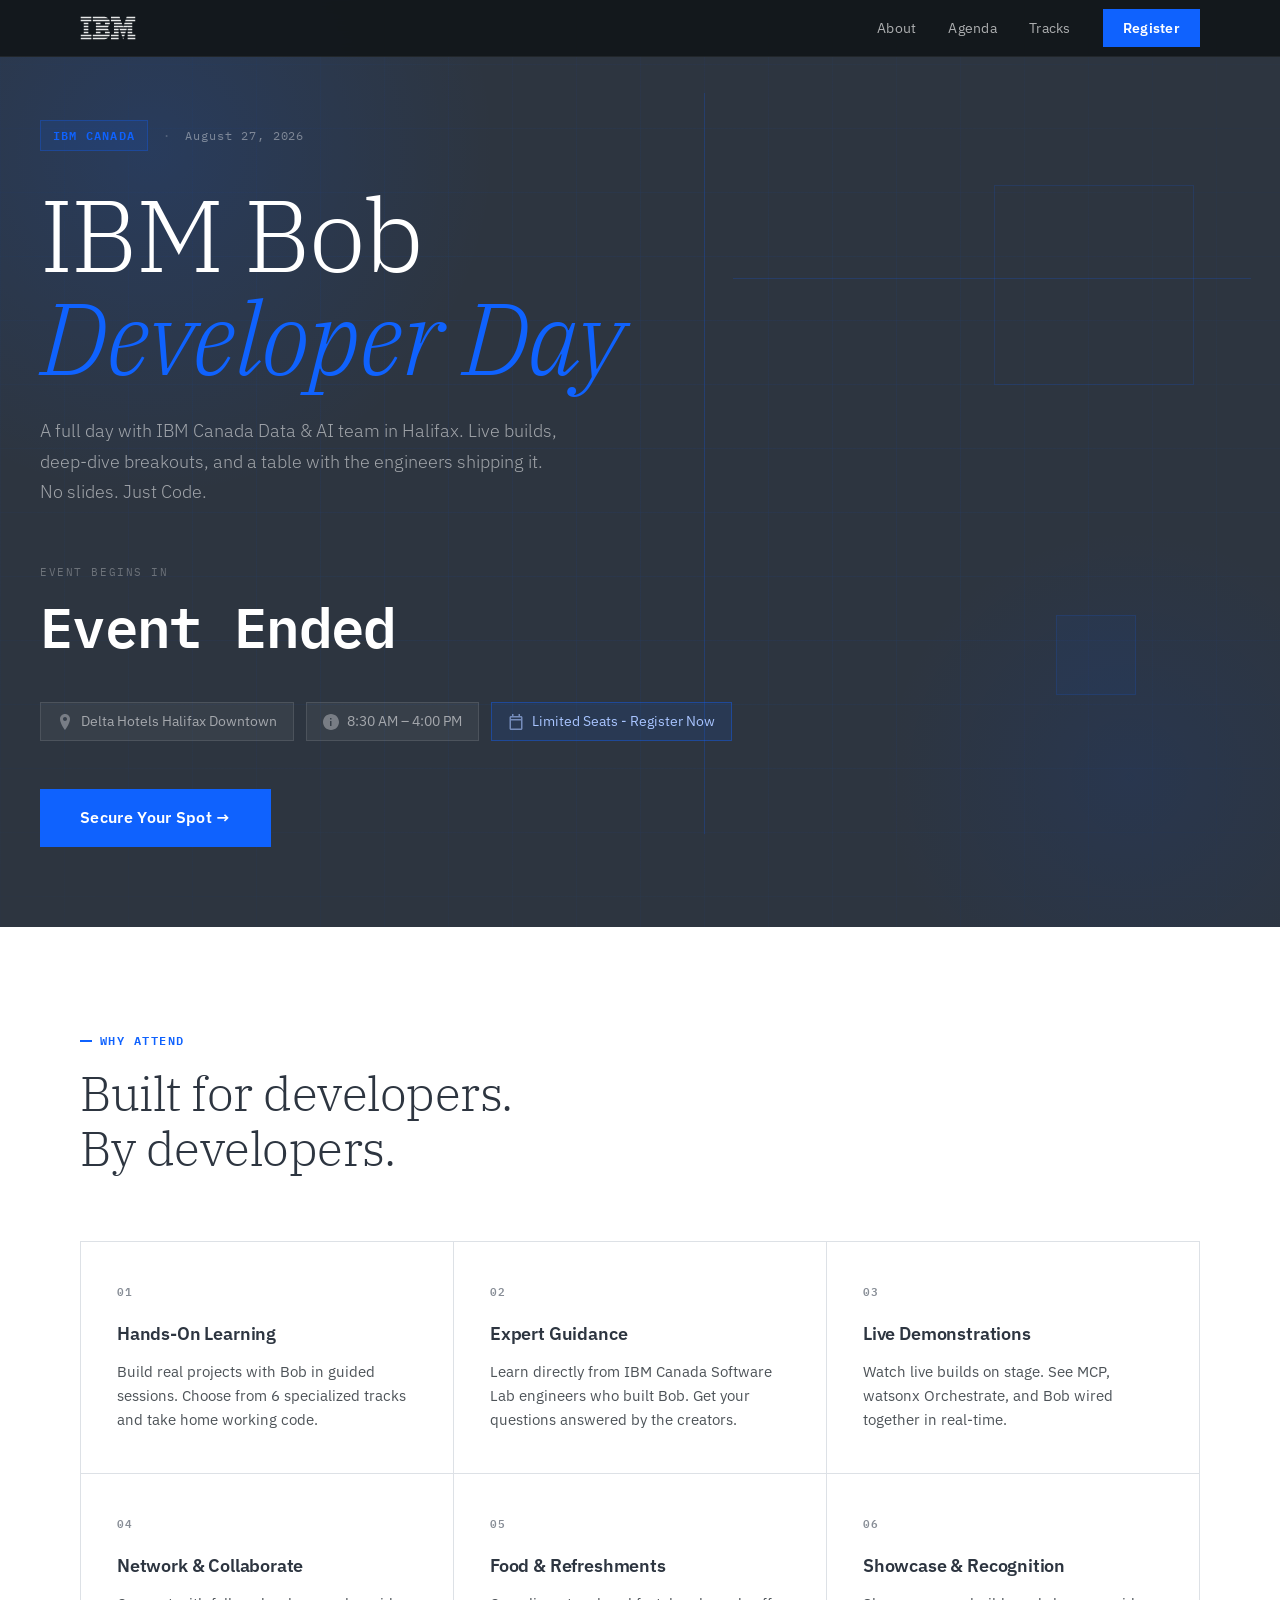
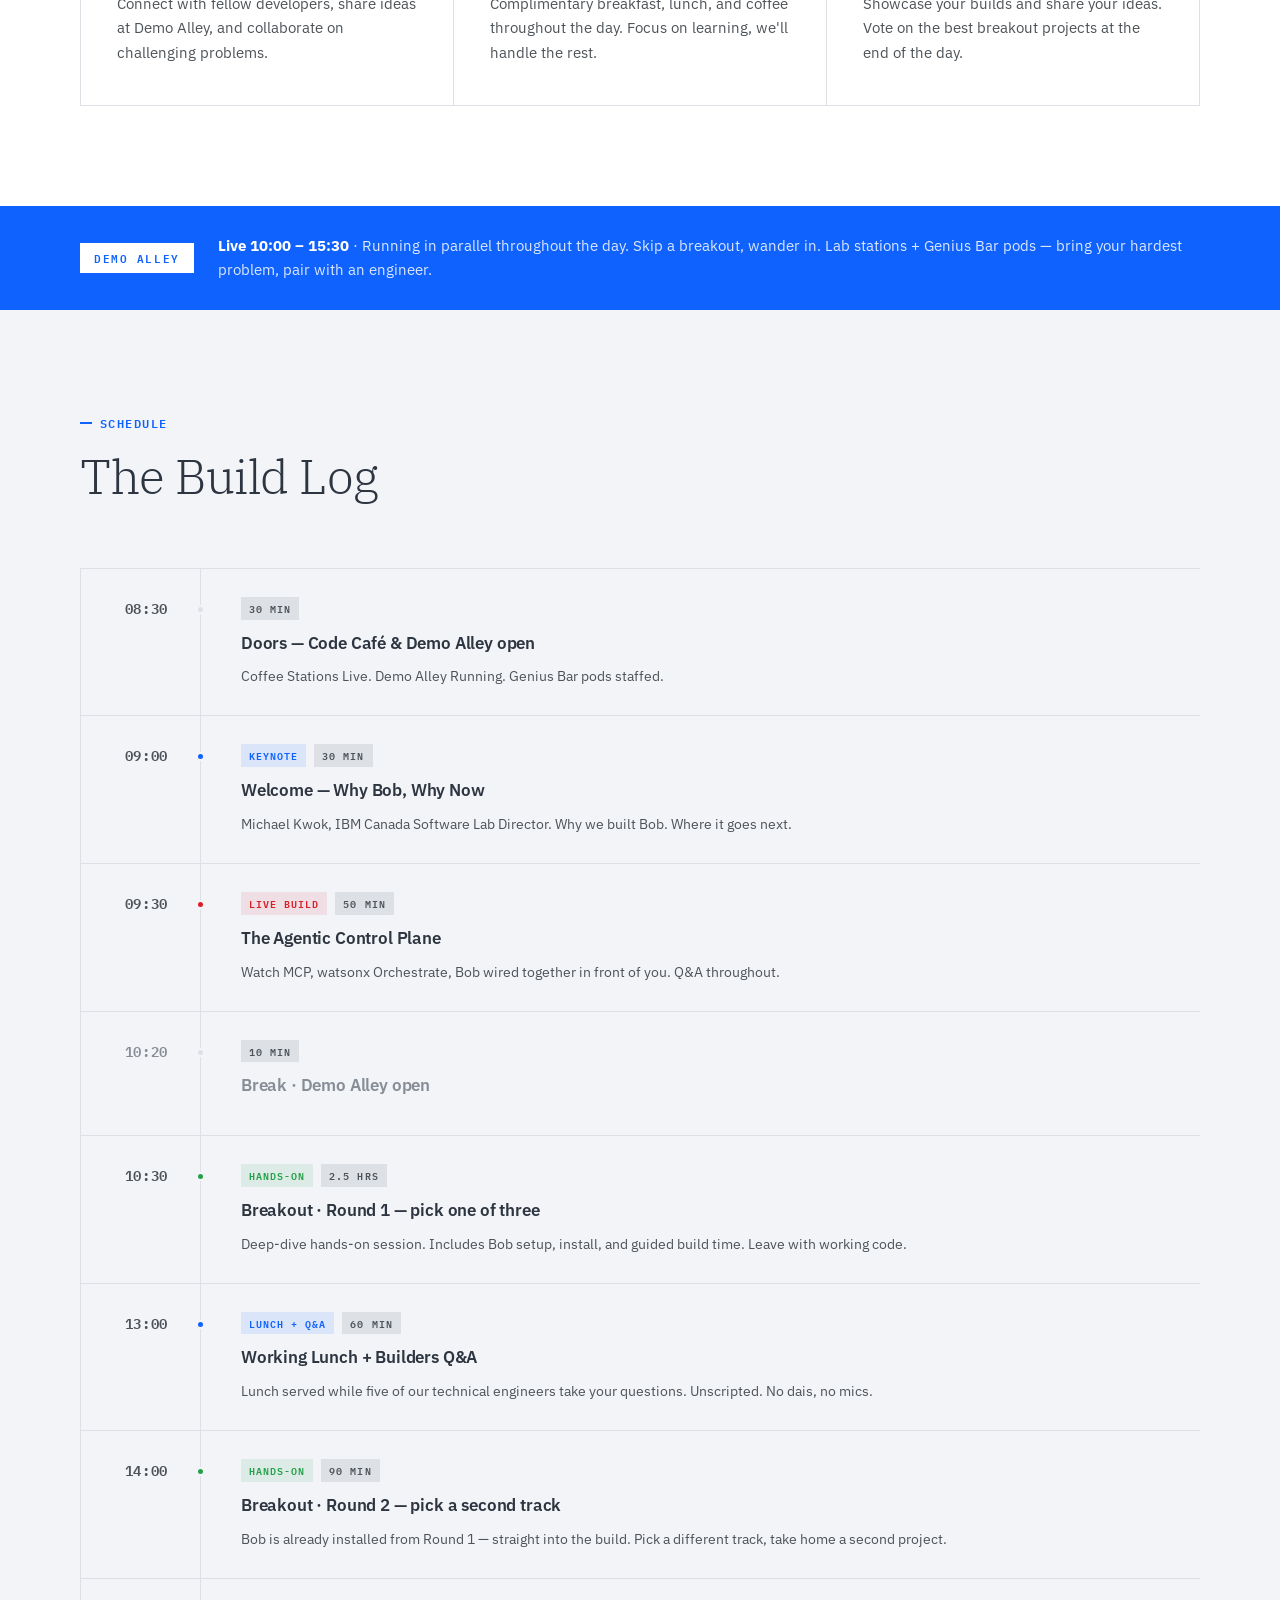
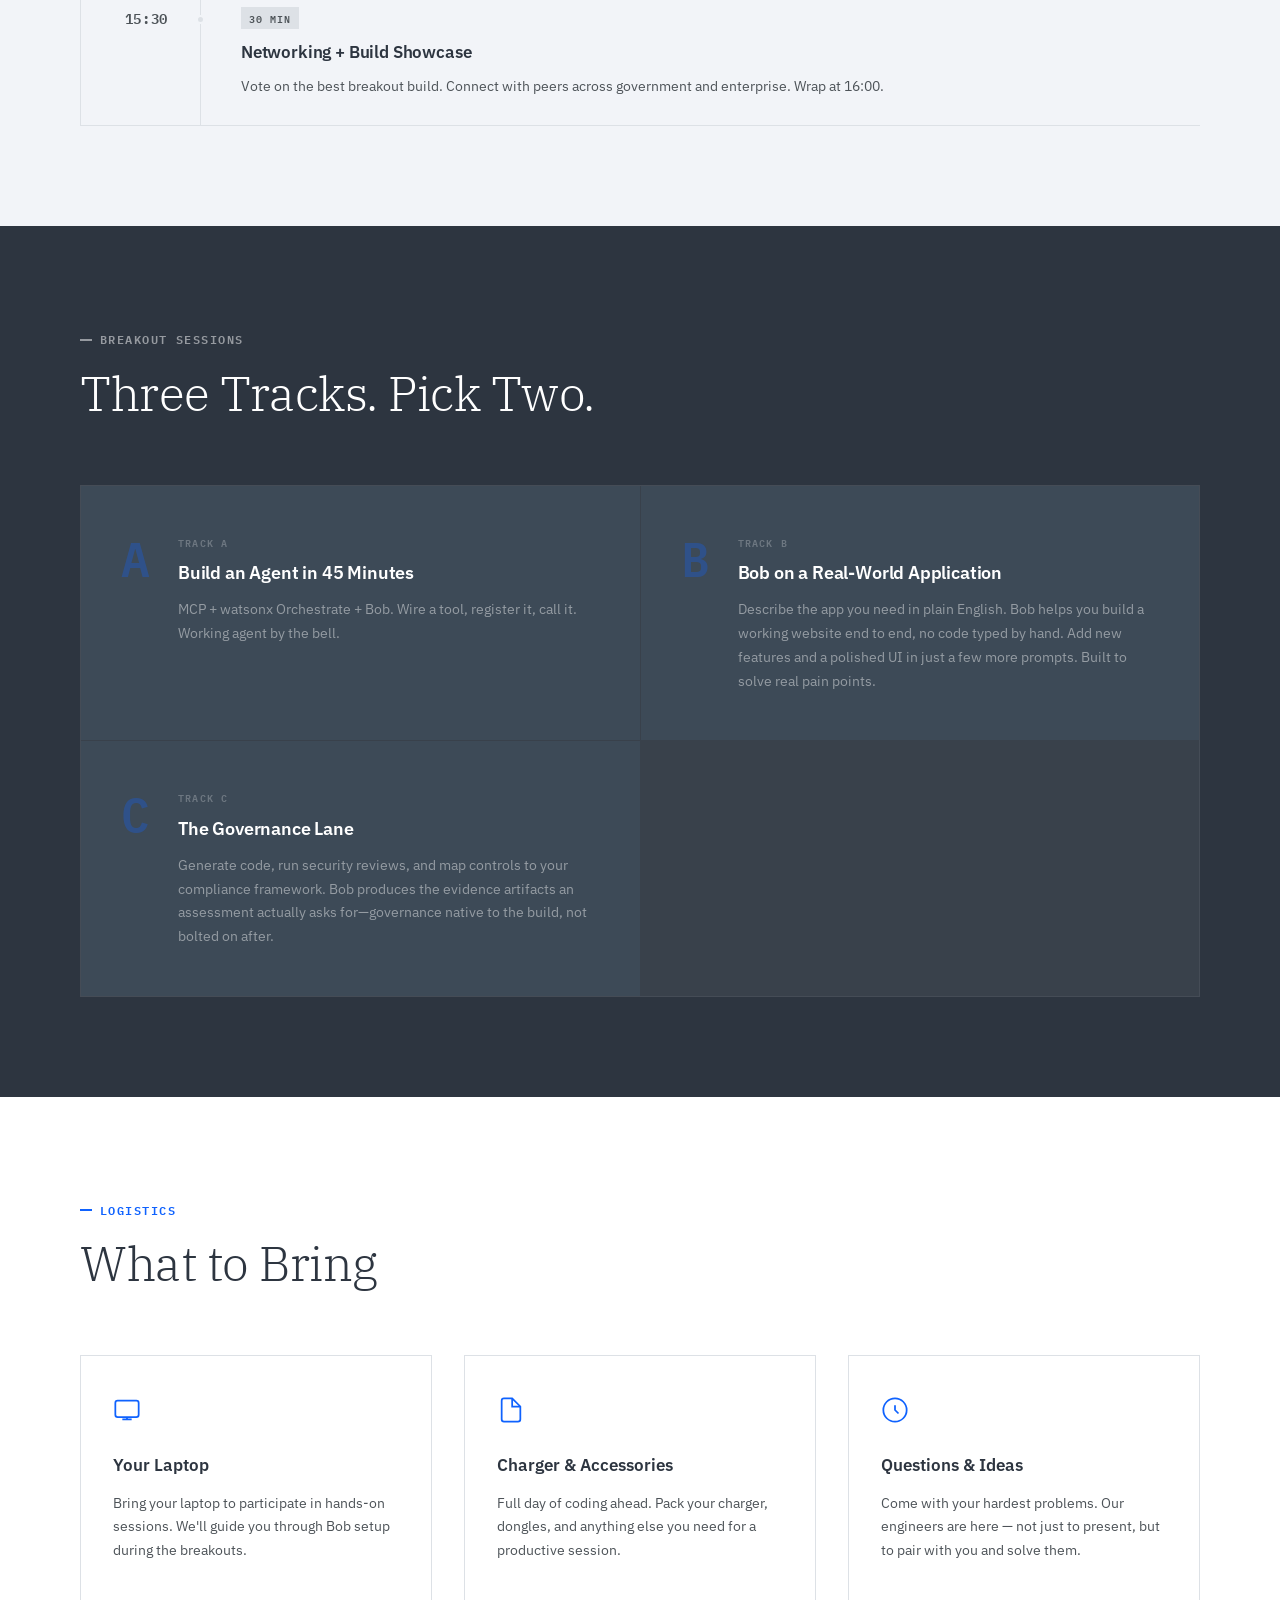
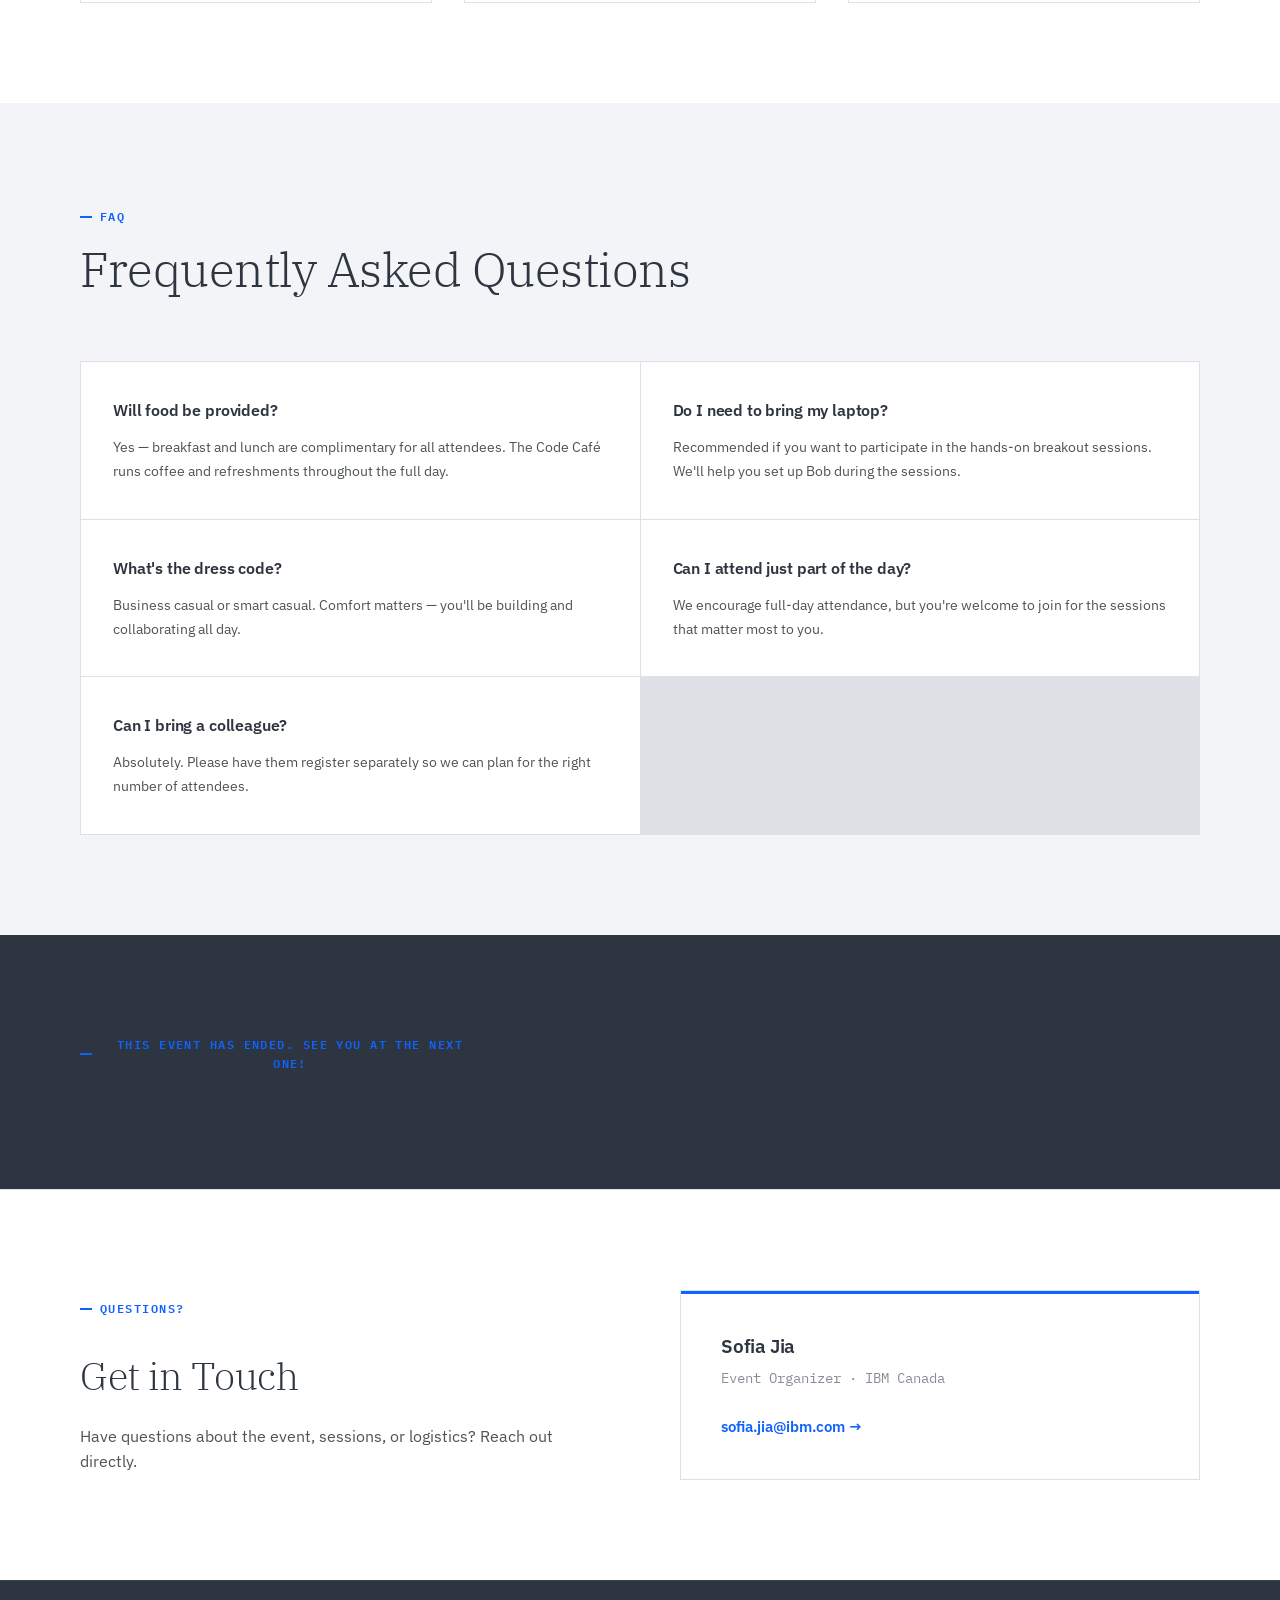
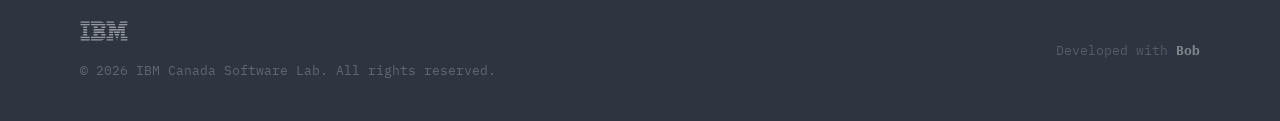
<file: halifax/index.html>
<!DOCTYPE html>
<html lang="en">
<head>
    <meta charset="UTF-8">
    <meta name="viewport" content="width=device-width, initial-scale=1.0">
    <title>IBM Bob Developer Day — August 27, 2026 · Halifax</title>
    <link rel="preconnect" href="https://fonts.googleapis.com">
    <link rel="preconnect" href="https://fonts.gstatic.com" crossorigin>
    <link href="https://fonts.googleapis.com/css2?family=IBM+Plex+Mono:wght@400;600&family=IBM+Plex+Sans:ital,wght@0,300;0,400;0,600;0,700;1,300&family=IBM+Plex+Serif:wght@300;400;600&display=swap" rel="stylesheet">
    <link rel="stylesheet" href="../styles.css">
</head>
<body>

    <!-- Sticky Register Button -->
    <div id="stickyRegister" class="sticky-register">
        <a href="#register" class="btn-sticky">Register Now →</a>
    </div>

    <!-- Top Nav Bar -->
    <nav class="topnav">
        <div class="topnav-inner">
            <img src="../ibm-logo.svg" alt="IBM" class="nav-logo">
            <div class="nav-links">
                <a href="#about">About</a>
                <a href="#agenda">Agenda</a>
                <a href="#tracks">Tracks</a>
                <a href="#register" class="nav-cta">Register</a>
            </div>
        </div>
    </nav>

    <div class="page-wrapper">

        <!-- HERO -->
        <header class="hero">
            <div class="hero-bg-grid"></div>
            <div class="hero-inner">
                <div class="hero-eyebrow">
                    <span class="eyebrow-tag">IBM Canada</span>
                    <span class="eyebrow-divider">·</span>
                    <span class="eyebrow-date">August 27, 2026</span>
                </div>

                <h1 class="hero-title">
                    IBM Bob<br>
                    <span class="hero-title-accent">Developer Day</span>
                </h1>

                <p class="hero-subtitle">A full day with IBM Canada Data & AI team in Halifax. Live builds, deep-dive breakouts, and a table with the engineers shipping it. <br>No slides. Just Code.</p>

                <!-- Countdown -->
                <div class="countdown-block">
                    <div class="countdown-label">Event begins in</div>
                    <div id="countdown" class="countdown">
                        <div class="countdown-item">
                            <span id="days" class="countdown-value">00</span>
                            <span class="countdown-unit">Days</span>
                        </div>
                        <div class="countdown-sep">:</div>
                        <div class="countdown-item">
                            <span id="hours" class="countdown-value">00</span>
                            <span class="countdown-unit">Hrs</span>
                        </div>
                        <div class="countdown-sep">:</div>
                        <div class="countdown-item">
                            <span id="minutes" class="countdown-value">00</span>
                            <span class="countdown-unit">Min</span>
                        </div>
                        <div class="countdown-sep">:</div>
                        <div class="countdown-item">
                            <span id="seconds" class="countdown-value">00</span>
                            <span class="countdown-unit">Sec</span>
                        </div>
                    </div>
                </div>

                <!-- Event Meta -->
                <div class="hero-meta">
                    <div class="meta-pill">
                        <svg width="16" height="16" viewBox="0 0 16 16" fill="none"><path d="M8 0C5.2 0 3 2.2 3 5c0 4.4 5 11 5 11s5-6.6 5-11c0-2.8-2.2-5-5-5zm0 7c-1.1 0-2-.9-2-2s.9-2 2-2 2 .9 2 2-.9 2-2 2z" fill="currentColor"/></svg>
                        Delta Hotels Halifax Downtown
                    </div>
                    <div class="meta-pill">
                        <svg width="16" height="16" viewBox="0 0 16 16" fill="none"><path d="M8 0C3.6 0 0 3.6 0 8s3.6 8 8 8 8-3.6 8-8-3.6-8-8-8zm.5 12H7V7h1.5v5zm0-6.5H7V4h1.5v1.5z" fill="currentColor"/></svg>
                        8:30 AM – 4:00 PM
                    </div>
                    <a href="#register" class="meta-pill meta-pill-link">
                        <svg width="16" height="16" viewBox="0 0 16 16" fill="none"><path d="M13 2h-1V0h-1.5v2h-5V0H4v2H3C2.2 2 1.5 2.7 1.5 3.5v11C1.5 15.3 2.2 16 3 16h10c.8 0 1.5-.7 1.5-1.5v-11C14.5 2.7 13.8 2 13 2zm0 12.5H3v-8h10v8zM3 5V3.5h10V5H3z" fill="currentColor"/></svg>
                        Limited Seats - Register Now
                    </a>
                </div>

                <a href="#register" class="btn-hero">Secure Your Spot →</a>
            </div>

            <!-- Hero decoration -->
            <div class="hero-decoration">
                <div class="deco-line deco-l1"></div>
                <div class="deco-line deco-l2"></div>
                <div class="deco-box deco-b1"></div>
                <div class="deco-box deco-b2"></div>
            </div>
        </header>

        <main id="about">

            <!-- WHY ATTEND -->
            <section class="section-why">
                <div class="section-inner">
                    <div class="section-header">
                        <span class="section-kicker">Why Attend</span>
                        <h2 class="section-title">Built for developers.<br>By developers.</h2>
                    </div>
                    <div class="why-grid">
                        <div class="why-card">
                            <div class="why-num">01</div>
                            <h3>Hands-On Learning</h3>
                            <p>Build real projects with Bob in guided sessions. Choose from 6 specialized tracks and take home working code.</p>
                        </div>
                        <div class="why-card">
                            <div class="why-num">02</div>
                            <h3>Expert Guidance</h3>
                            <p>Learn directly from IBM Canada Software Lab engineers who built Bob. Get your questions answered by the creators.</p>
                        </div>
                        <div class="why-card">
                            <div class="why-num">03</div>
                            <h3>Live Demonstrations</h3>
                            <p>Watch live builds on stage. See MCP, watsonx Orchestrate, and Bob wired together in real-time.</p>
                        </div>
                        <div class="why-card">
                            <div class="why-num">04</div>
                            <h3>Network & Collaborate</h3>
                            <p>Connect with fellow developers, share ideas at Demo Alley, and collaborate on challenging problems.</p>
                        </div>
                        <div class="why-card">
                            <div class="why-num">05</div>
                            <h3>Food & Refreshments</h3>
                            <p>Complimentary breakfast, lunch, and coffee throughout the day. Focus on learning, we'll handle the rest.</p>
                        </div>
                        <div class="why-card">
                            <div class="why-num">06</div>
                            <h3>Showcase & Recognition</h3>
                            <p>Showcase your builds and share your ideas. Vote on the best breakout projects at the end of the day.</p>
                        </div>
                    </div>
                </div>
            </section>

            <!-- DEMO ALLEY BANNER -->
            <div class="demo-alley-banner">
                <div class="section-inner">
                    <div class="demo-alley-inner">
                        <div class="demo-alley-badge">DEMO ALLEY</div>
                        <div class="demo-alley-text">
                            <strong>Live 10:00 – 15:30</strong> · Running in parallel throughout the day. Skip a breakout, wander in. Lab stations + Genius Bar pods — bring your hardest problem, pair with an engineer.
                        </div>
                    </div>
                </div>
            </div>

            <!-- AGENDA -->
            <section class="section-agenda" id="agenda">
                <div class="section-inner">
                    <div class="section-header">
                        <span class="section-kicker">Schedule</span>
                        <h2 class="section-title">The Build Log</h2>
                    </div>
                    <div class="agenda-timeline">

                        <div class="agenda-item">
                            <div class="agenda-time">
                                <span class="time-mono">08:30</span>
                                <div class="time-dot"></div>
                            </div>
                            <div class="agenda-content">
                                <div class="agenda-tags"><span class="atag atag-default">30 MIN</span></div>
                                <h3>Doors — Code Café &amp; Demo Alley open</h3>
                                <p>Coffee Stations Live. Demo Alley Running. Genius Bar pods staffed.</p>
                            </div>
                        </div>

                        <div class="agenda-item agenda-keynote">
                            <div class="agenda-time">
                                <span class="time-mono">09:00</span>
                                <div class="time-dot"></div>
                            </div>
                            <div class="agenda-content">
                                <div class="agenda-tags"><span class="atag atag-keynote">KEYNOTE</span><span class="atag">30 MIN</span></div>
                                <h3>Welcome — Why Bob, Why Now</h3>
                                <p>Michael Kwok, IBM Canada Software Lab Director. Why we built Bob. Where it goes next.</p>
                            </div>
                        </div>

                        <div class="agenda-item agenda-live">
                            <div class="agenda-time">
                                <span class="time-mono">09:30</span>
                                <div class="time-dot"></div>
                            </div>
                            <div class="agenda-content">
                                <div class="agenda-tags"><span class="atag atag-live">LIVE BUILD</span><span class="atag">50 MIN</span></div>
                                <h3>The Agentic Control Plane</h3>
                                <p> Watch MCP, watsonx Orchestrate, Bob wired together in front of you. Q&A throughout.</p>
                            </div>
                        </div>

                        <div class="agenda-item agenda-break">
                            <div class="agenda-time">
                                <span class="time-mono">10:20</span>
                                <div class="time-dot"></div>
                            </div>
                            <div class="agenda-content">
                                <div class="agenda-tags"><span class="atag">10 MIN</span></div>
                                <h3>Break · Demo Alley open</h3>
                            </div>
                        </div>

                        <div class="agenda-item agenda-handson">
                            <div class="agenda-time">
                                <span class="time-mono">10:30</span>
                                <div class="time-dot"></div>
                            </div>
                            <div class="agenda-content">
                                <div class="agenda-tags"><span class="atag atag-handson">HANDS-ON</span><span class="atag">2.5 HRS</span></div>
                                <h3>Breakout · Round 1 — pick one of three</h3>
                                <p>Deep-dive hands-on session. Includes Bob setup, install, and guided build time. Leave with working code.</p>
                            </div>
                        </div>

                        <div class="agenda-item agenda-keynote">
                            <div class="agenda-time">
                                <span class="time-mono">13:00</span>
                                <div class="time-dot"></div>
                            </div>
                            <div class="agenda-content">
                                <div class="agenda-tags"><span class="atag atag-keynote">LUNCH + Q&amp;A</span><span class="atag">60 MIN</span></div>
                                <h3>Working Lunch + Builders Q&amp;A</h3>
                                <p>Lunch served while five of our technical engineers take your questions. Unscripted. No dais, no mics.</p>
                            </div>
                        </div>

                        <div class="agenda-item agenda-handson">
                            <div class="agenda-time">
                                <span class="time-mono">14:00</span>
                                <div class="time-dot"></div>
                            </div>
                            <div class="agenda-content">
                                <div class="agenda-tags"><span class="atag atag-handson">HANDS-ON</span><span class="atag">90 MIN</span></div>
                                <h3>Breakout · Round 2 — pick a second track</h3>
                                <p>Bob is already installed from Round 1 — straight into the build. Pick a different track, take home a second project.</p>
                            </div>
                        </div>

                        <div class="agenda-item">
                            <div class="agenda-time">
                                <span class="time-mono">15:30</span>
                                <div class="time-dot"></div>
                            </div>
                            <div class="agenda-content">
                                <div class="agenda-tags"><span class="atag">30 MIN</span></div>
                                <h3>Networking + Build Showcase</h3>
                                <p>Vote on the best breakout build. Connect with peers across government and enterprise. Wrap at 16:00.</p>
                            </div>
                        </div>

                    </div>
                </div>
            </section>

            <!-- TRACKS -->
            <section class="section-tracks" id="tracks">
                <div class="section-inner">
                    <div class="section-header section-header-light">
                        <span class="section-kicker section-kicker-light">Breakout Sessions</span>
                        <h2 class="section-title section-title-light">Three Tracks. Pick Two.</h2>
                    </div>
                    <div class="tracks-grid">
			<!-- REMOVING JAVA MOD--
                        <div class="track-card">
                            <div class="track-letter">A</div>
                            <div class="track-body">
                                <div class="track-label">TRACK A</div>
                                <h3>App Modernization</h3>
                                <p>Legacy to cloud-native, at refactor speed. Upgrade a legacy Java codebase or replatform it entirely. Bring a class or use one we provide. Walk out with a pull request.</p>
                            </div>
                        </div>
                  -->
						
						<div class="track-card">
                            <div class="track-letter">A</div>
                            <div class="track-body">
                                <div class="track-label">TRACK A</div>
                                <h3>Build an Agent in 45 Minutes</h3>
                                <p>MCP + watsonx Orchestrate + Bob. Wire a tool, register it, call it. Working agent by the bell.</p>
                            </div>
                        </div>
                        <div class="track-card">
                            <div class="track-letter">B</div>
                            <div class="track-body">
                                <div class="track-label">TRACK B</div>
                                <h3>Bob on a Real-World Application</h3>
                                <p>Describe the app you need in plain English. Bob helps you build a working website end to end, no code typed by hand. Add new features and a polished UI in just a few more prompts. Built to solve real pain points.</p>
                            </div>
                        </div>
                        <div class="track-card">
                            <div class="track-letter">C</div>
                            <div class="track-body">
                                <div class="track-label">TRACK C</div>
                                <h3>The Governance Lane</h3>
                                <p>Generate code, run security reviews, and map controls to your compliance framework. Bob produces the evidence artifacts an assessment actually asks for—governance native to the build, not bolted on after.</p>
                            </div>
                        </div>
      <!-- REMOVE GITHUB--
						
						<div class="track-card">
                            <div class="track-letter">E</div>
                            <div class="track-body">
                                <div class="track-label">TRACK E</div>
                                <h3>Github Copilot vs Bob</h3>
                                <p>AI Optimizer, Architect Mode, full-repo awareness, Bobalytics. See the gaps — then fill them live.</p>
                            </div>
                        </div>
	  --->
                    </div>
                </div>
            </section>

            <!-- WHAT TO BRING -->
            <section class="section-bring">
                <div class="section-inner">
                    <div class="section-header">
                        <span class="section-kicker">Logistics</span>
                        <h2 class="section-title">What to Bring</h2>
                    </div>
                    <div class="bring-grid">
                        <div class="bring-card">
                            <div class="bring-icon">
                                <svg width="28" height="28" viewBox="0 0 24 24" fill="none" stroke="currentColor" stroke-width="1.5"><rect x="2" y="4" width="20" height="14" rx="2"/><path d="M8 20h8M12 18v2"/></svg>
                            </div>
                            <h3>Your Laptop</h3>
                            <p>Bring your laptop to participate in hands-on sessions. We'll guide you through Bob setup during the breakouts.</p>
                        </div>
                        <div class="bring-card">
                            <div class="bring-icon">
                                <svg width="28" height="28" viewBox="0 0 24 24" fill="none" stroke="currentColor" stroke-width="1.5"><path d="M13 2H6a2 2 0 00-2 2v16a2 2 0 002 2h12a2 2 0 002-2V9z"/><polyline points="13 2 13 9 20 9"/></svg>
                            </div>
                            <h3>Charger &amp; Accessories</h3>
                            <p>Full day of coding ahead. Pack your charger, dongles, and anything else you need for a productive session.</p>
                        </div>
                        <div class="bring-card">
                            <div class="bring-icon">
                                <svg width="28" height="28" viewBox="0 0 24 24" fill="none" stroke="currentColor" stroke-width="1.5"><circle cx="12" cy="12" r="10"/><path d="M12 8v4l3 3"/></svg>
                            </div>
                            <h3>Questions &amp; Ideas</h3>
                            <p>Come with your hardest problems. Our engineers are here — not just to present, but to pair with you and solve them.</p>
                        </div>
                    </div>
                </div>
            </section>

            <!-- FAQ -->
            <section class="section-faq">
                <div class="section-inner">
                    <div class="section-header">
                        <span class="section-kicker">FAQ</span>
                        <h2 class="section-title">Frequently Asked Questions</h2>
                    </div>
                    <div class="faq-grid">
                        <div class="faq-item">
                            <h3>Will food be provided?</h3>
                            <p>Yes — breakfast and lunch are complimentary for all attendees. The Code Café runs coffee and refreshments throughout the full day.</p>
                        </div>
						<!--
                        <div class="faq-item">
                            <h3>Is parking available?</h3>
                            <p>Free onsite parking at the venue. No reservation needed.</p>
                        </div>
						-->
                        <div class="faq-item">
                            <h3>Do I need to bring my laptop?</h3>
                            <p>Recommended if you want to participate in the hands-on breakout sessions. We'll help you set up Bob during the sessions.</p>
                        </div>
                        <div class="faq-item">
                            <h3>What's the dress code?</h3>
                            <p>Business casual or smart casual. Comfort matters — you'll be building and collaborating all day.</p>
                        </div>
                        <div class="faq-item">
                            <h3>Can I attend just part of the day?</h3>
                            <p>We encourage full-day attendance, but you're welcome to join for the sessions that matter most to you.</p>
                        </div>
                        <div class="faq-item">
                            <h3>Can I bring a colleague?</h3>
                            <p>Absolutely. Please have them register separately so we can plan for the right number of attendees.</p>
                        </div>
                    </div>
                </div>
            </section>

            <!-- REGISTRATION -->
            <section id="register" class="section-register">
                <div class="section-inner">
                    <div class="register-card">
                        <div class="register-left">
                            <span class="section-kicker section-kicker-light">Registration</span>
                            <h2>Reserve Your Spot</h2>
                            <p>Secure your place at IBM Bob Developer Day Halifax. Seats are limited — early registration is encouraged.</p>
                            <ul class="register-perks">
                                <li>Full-day access to all sessions</li>
                                <li>Complimentary breakfast &amp; lunch</li>
                                <li>Hands-on breakout materials</li>
                                <li>Access to Demo Alley &amp; Genius Bar</li>
                            </ul>
                            <div class="register-secure">
                                <svg width="14" height="14" viewBox="0 0 16 16" fill="currentColor"><path d="M8 0C5.2 0 2.9 2.3 2.9 5v1.1H1.5C.7 6.1 0 6.8 0 7.6v6.9C0 15.3.7 16 1.5 16h13c.8 0 1.5-.7 1.5-1.5V7.6c0-.8-.7-1.5-1.5-1.5h-1.4V5C13.1 2.3 10.8 0 8 0zm0 1.5c1.9 0 3.5 1.6 3.5 3.5v1.1H4.5V5C4.5 3.1 6.1 1.5 8 1.5z"/></svg>
                                Your information is secure and used only for this event.By registering for this event, you consent to photography and video recording and the use of such content for event marketing and promotional activities.
                            </div>
                        </div>
                        <div class="register-right">
                            <iframe class="airtable-embed" 
     							src="https://airtable.com/embed/appYo5AO9TQs8hWMN/shr4kMhDHOtvS2t6e" 
     							frameborder="0" onmousewheel="" 
     							width="100%" 
    						    height="533" 
     							style="background: transparent; border: 1px solid #ccc;">
							</iframe>
                        </div> 
                    </div>
                </div>
            </section>

            <!-- CONTACT -->
            <section class="section-contact">
                <div class="section-inner">
                    <div class="contact-block">
                        <div class="contact-left">
                            <span class="section-kicker">Questions?</span>
                            <h2>Get in Touch</h2>
                            <p>Have questions about the event, sessions, or logistics? Reach out directly.</p>
                        </div>
                        <div class="contact-right">
                            <div class="contact-card">
                                <div class="contact-name">Sofia Jia</div>
                                <div class="contact-role">Event Organizer · IBM Canada</div>
                                <a href="mailto:sofia.jia@ibm.com" class="contact-email">sofia.jia@ibm.com →</a>
                            </div>
                        </div>
                    </div>
                </div>
            </section>

        </main>

        <footer class="site-footer">
            <div class="section-inner">
                <div class="footer-inner">
                    <div class="footer-left">
                        <img src="../ibm-logo.svg" alt="IBM" class="footer-logo">
                        <p>© 2026 IBM Canada Software Lab. All rights reserved.</p>
                    </div>
                    <div class="footer-right">
                        <p class="bob-credit">Developed with <strong>Bob</strong></p>
                    </div>
                </div>
            </div>
        </footer>

    </div>

    <script src="../script.js"></script>
</body>
</html>
</file>
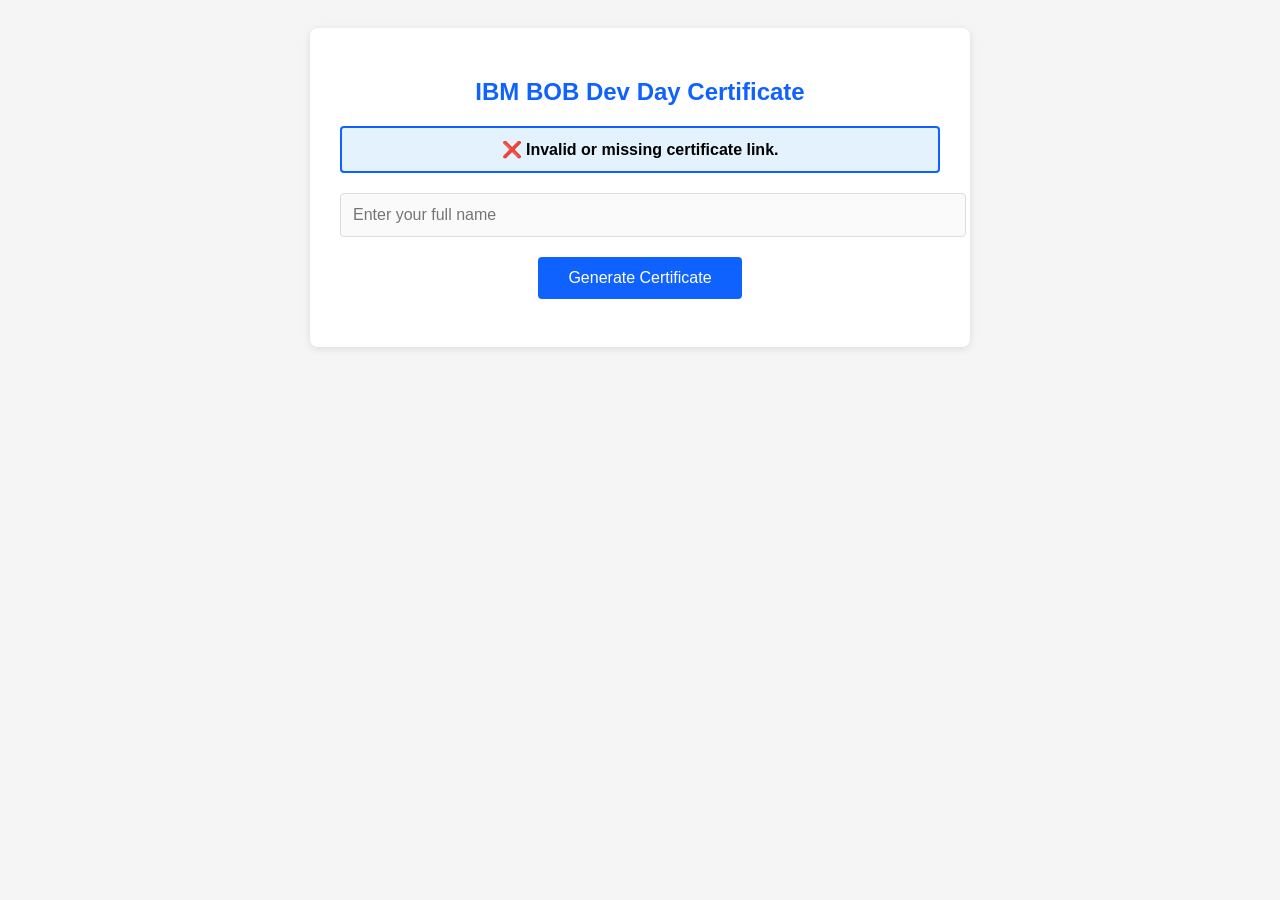
<file: calgary/certificate.html>
<!DOCTYPE html>
<html>
<head>
<meta charset="UTF-8">
<title>IBM BOB Dev Day Certificate</title>
<style>
body{
    font-family:Arial,sans-serif;
    text-align:center;
    padding:20px;
    background:#f5f5f5;
}
.container{
    max-width:600px;
    margin:0 auto;
    background:white;
    padding:30px;
    border-radius:8px;
    box-shadow:0 2px 8px rgba(0,0,0,0.1);
}
h2{
    color:#0F62FE;
}
.track-info{
    background:#e3f2fd;
    border:2px solid #0F62FE;
    padding:12px;
    margin:20px 0;
    border-radius:4px;
    font-weight:bold;
}
input{
    width:100%;
    padding:12px;
    font-size:16px;
    margin-bottom:10px;
    border:1px solid #ddd;
    border-radius:4px;
}
button{
    padding:12px 30px;
    margin-top:10px;
    font-size:16px;
    cursor:pointer;
    background:#0F62FE;
    color:white;
    border:none;
    border-radius:4px;
}
button:hover{
    background:#0043CE;
}
canvas{
    max-width:100%;
    border:1px solid #ddd;
    margin-top:20px;
    display:none;
}
#downloadBtn{
    display:none;
    margin-top:20px;
}
</style>
</head>
<body>
<div class="container">
    <h2>IBM BOB Dev Day Certificate</h2>
    
    <div class="track-info">
        <div id="trackDisplay"></div>
    </div>
    
    <input
        id="nameInput"
        placeholder="Enter your full name"
    />
    <br>
    <button id="generateBtn" onclick="generateCertificate()">
    Generate Certificate
</button>
    <br>
    <canvas id="certificateCanvas"></canvas>
    <br>
    <button id="downloadBtn">
        Download Certificate
    </button>
</div>

<script src="certificate.js"></script>
</body>
</html>
</file>
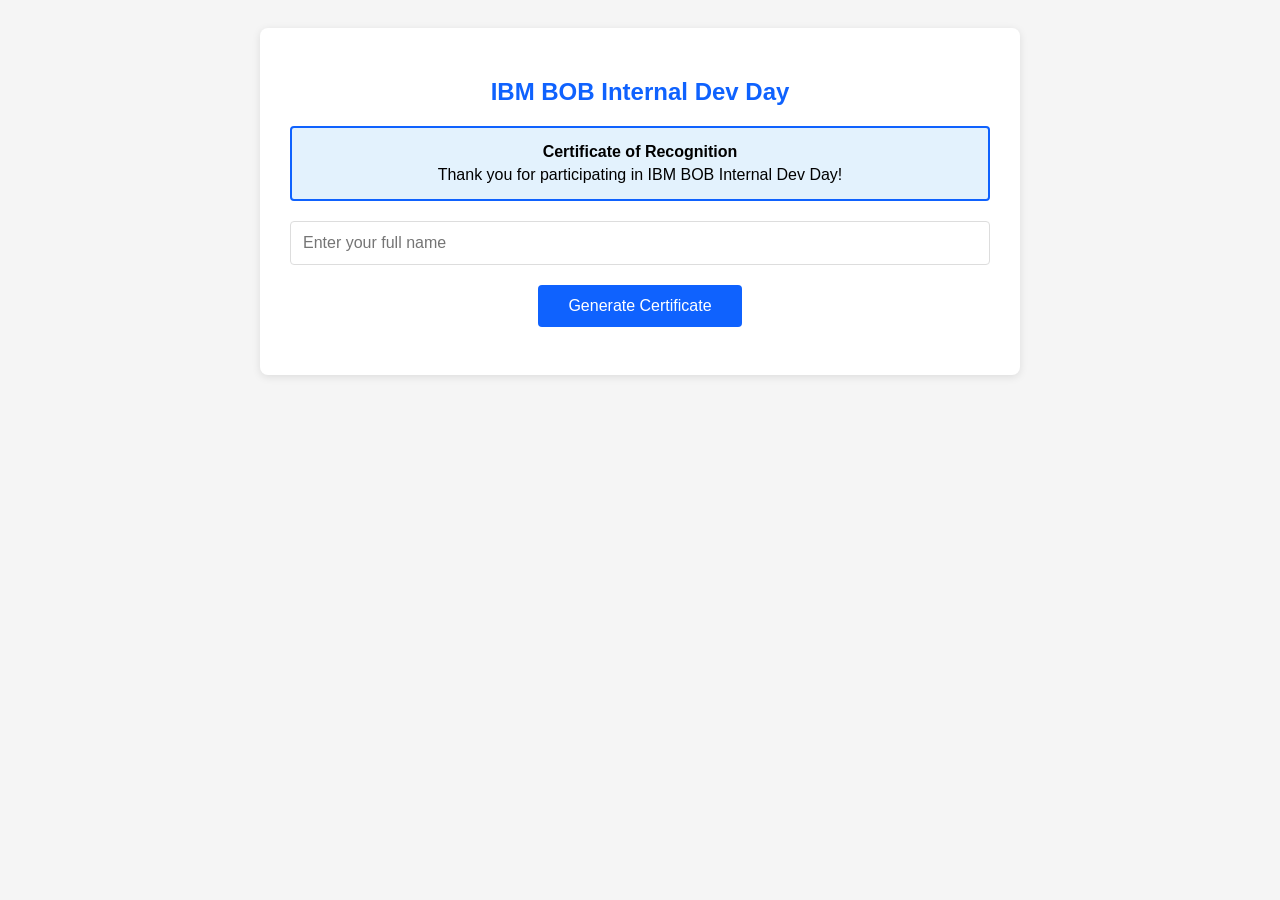
<file: internal/certificate.html>
<!DOCTYPE html>
<html lang="en">
<head>
    <meta charset="UTF-8">
    <meta name="viewport" content="width=device-width, initial-scale=1.0">

    <title>IBM BOB Internal Dev Day Certificate</title>

    <style>
        body {
            font-family: Arial, sans-serif;
            text-align: center;
            padding: 20px;
            background: #f5f5f5;
        }

        .container {
            max-width: 700px;
            margin: 0 auto;
            background: white;
            padding: 30px;
            border-radius: 8px;
            box-shadow: 0 2px 8px rgba(0, 0, 0, 0.1);
        }

        h2 {
            color: #0F62FE;
        }

        .info {
            background: #e3f2fd;
            border: 2px solid #0F62FE;
            padding: 15px;
            margin: 20px 0;
            border-radius: 4px;
        }

        .info strong {
            display: block;
            margin-bottom: 5px;
        }

        input {
            box-sizing: border-box;
            width: 100%;
            padding: 12px;
            font-size: 16px;
            margin-bottom: 10px;
            border: 1px solid #ddd;
            border-radius: 4px;
        }

        button {
            padding: 12px 30px;
            margin-top: 10px;
            font-size: 16px;
            cursor: pointer;
            background: #0F62FE;
            color: white;
            border: none;
            border-radius: 4px;
        }

        button:hover {
            background: #0043CE;
        }

        button:disabled {
            background: #999;
            cursor: not-allowed;
        }

        canvas {
            max-width: 100%;
            height: auto;
            border: 1px solid #ddd;
            margin-top: 20px;
            display: none;
        }

        #downloadBtn {
            display: none;
            margin-top: 20px;
        }
    </style>
</head>

<body>

<div class="container">

    <h2>IBM BOB Internal Dev Day</h2>

    <div class="info">
        <strong>Certificate of Recognition</strong>
        Thank you for participating in IBM BOB Internal Dev Day!
    </div>

    <input
        type="text"
        id="nameInput"
        placeholder="Enter your full name"
        autocomplete="name"
    />

    <br>

    <button id="generateBtn" onclick="generateCertificate()">
        Generate Certificate
    </button>

    <br>

    <canvas id="certificateCanvas"></canvas>

    <br>

    <button id="downloadBtn">
        Download Certificate
    </button>

</div>

<script src="certificate.js"></script>

</body>
</html>
</file>
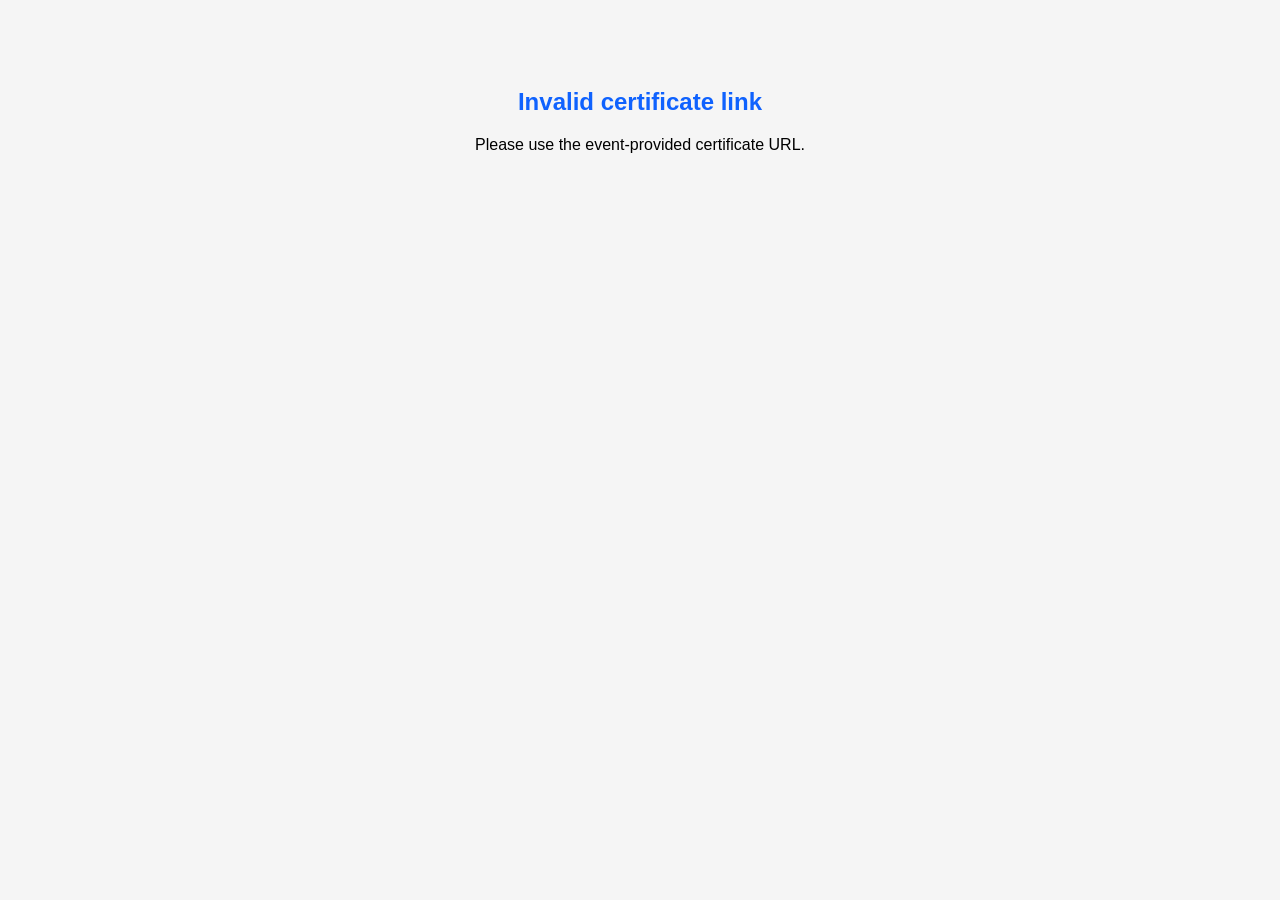
<file: ottawa/certificate.html>
<!DOCTYPE html>
<html>
<head>
<meta charset="UTF-8">
<title>IBM BOB Dev Day Ottawa Certificate</title>

<style>
body{
    font-family:Arial,sans-serif;
    text-align:center;
    padding:20px;
    background:#f5f5f5;
}

.container{
    max-width:600px;
    margin:0 auto;
    background:white;
    padding:30px;
    border-radius:8px;
    box-shadow:0 2px 8px rgba(0,0,0,0.1);
}

h2{
    color:#0F62FE;
}

.track-info{
    background:#e3f2fd;
    border:2px solid #0F62FE;
    padding:12px;
    margin:20px 0;
    border-radius:4px;
    font-weight:bold;
}

input{
    width:100%;
    padding:12px;
    font-size:16px;
    margin-bottom:10px;
    border:1px solid #ddd;
    border-radius:4px;
}

button{
    padding:12px 30px;
    margin-top:10px;
    font-size:16px;
    cursor:pointer;
    background:#0F62FE;
    color:white;
    border:none;
    border-radius:4px;
}

button:hover{
    background:#0043CE;
}

canvas{
    max-width:100%;
    border:1px solid #ddd;
    margin-top:20px;
    display:none;
}

#downloadBtn{
    display:none;
    margin-top:20px;
}
</style>

</head>

<body>

<div class="container">

    <h2>IBM BOB Developers Day Ottawa</h2>

    <div class="track-info">
        <div id="trackDisplay"></div>
    </div>

    <input
        id="nameInput"
        placeholder="Enter your full name"
    >

    <br>

    <button onclick="generateCertificate()">
        Generate Certificate
    </button>

    <br>

    <canvas id="certificateCanvas"></canvas>

    <br>

    <button id="downloadBtn">
        Download Certificate
    </button>

</div>

<script src="certificate.js"></script>

</body>
</html>
</file>
<file: styles.css>
/* ============================================================
   IBM BOB DEVELOPER DAY — styles.css
   Design: IBM Carbon-influenced, editorial precision
   ============================================================ */

:root {
    --ibm-blue:     #0f62fe;
    --ibm-blue-dk:  #0043ce;
    --ibm-blue-dkr: #001d6c;
    --ibm-red:      #da1e28;
    --ibm-green:    #24a148;
    --ibm-cool-90:  #2d3540;
    --ibm-cool-80:  #3d4a57;
    --ibm-cool-70:  #4e5d6c;
    --ibm-cool-60:  #4d5358;
    --ibm-cool-40:  #878d96;
    --ibm-cool-20:  #dde1e6;
    --ibm-cool-10:  #f2f4f8;
    --ibm-white:    #ffffff;
    --ibm-bg:       #f2f4f8;

    --font-sans:  'IBM Plex Sans', system-ui, sans-serif;
    --font-mono:  'IBM Plex Mono', monospace;
    --font-serif: 'IBM Plex Serif', Georgia, serif;

    --max-w: 1200px;
    --section-pad: 100px 0;
    --radius: 2px;
    --transition: 0.22s ease;
}

/* ===================== RESET ===================== */
*, *::before, *::after { box-sizing: border-box; margin: 0; padding: 0; }

html { scroll-behavior: smooth; }

body {
    font-family: var(--font-sans);
    background: var(--ibm-bg);
    color: var(--ibm-cool-90);
    line-height: 1.6;
    -webkit-font-smoothing: antialiased;
}

/* ===================== TOP NAV ===================== */
.topnav {
    position: fixed;
    top: 0;
    left: 0;
    right: 0;
    z-index: 100;
    background: rgba(18, 22, 25, 0.92);
    backdrop-filter: blur(12px);
    border-bottom: 1px solid rgba(255,255,255,0.06);
}

.topnav-inner {
    max-width: var(--max-w);
    margin: 0 auto;
    padding: 0 40px;
    height: 56px;
    display: flex;
    align-items: center;
    justify-content: space-between;
}

.nav-logo {
    width: 56px;
    height: auto;
    filter: brightness(0) invert(1);
    opacity: 0.9;
}

.nav-links {
    display: flex;
    align-items: center;
    gap: 32px;
}

.nav-links a {
    color: rgba(255,255,255,0.65);
    text-decoration: none;
    font-size: 0.875rem;
    font-weight: 400;
    letter-spacing: 0.02em;
    transition: color var(--transition);
}

.nav-links a:hover { color: var(--ibm-white); }

.nav-links .nav-cta {
    background: var(--ibm-blue);
    color: var(--ibm-white);
    padding: 8px 20px;
    font-weight: 600;
    opacity: 1;
}

.nav-links .nav-cta:hover {
    background: var(--ibm-blue-dk);
    color: var(--ibm-white);
}

/* ===================== STICKY BUTTON ===================== */
.sticky-register {
    position: fixed;
    bottom: 32px;
    right: 32px;
    z-index: 90;
    opacity: 0;
    transform: translateY(16px);
    pointer-events: none;
    transition: all 0.3s ease;
}

.sticky-register.visible {
    opacity: 1;
    transform: translateY(0);
    pointer-events: auto;
}

.btn-sticky {
    display: inline-block;
    padding: 14px 28px;
    background: var(--ibm-blue);
    color: var(--ibm-white);
    text-decoration: none;
    font-size: 0.9rem;
    font-weight: 600;
    letter-spacing: 0.02em;
    box-shadow: 0 4px 24px rgba(15, 98, 254, 0.45);
    transition: all var(--transition);
}

.btn-sticky:hover {
    background: var(--ibm-blue-dk);
    box-shadow: 0 6px 32px rgba(15, 98, 254, 0.55);
    transform: translateY(-2px);
}

/* ===================== SECTION INNER ===================== */
.section-inner {
    max-width: var(--max-w);
    margin: 0 auto;
    padding: 0 40px;
}

.section-header {
    margin-bottom: 64px;
}

.section-header-light { /* for dark bg */ }

.section-kicker {
    display: inline-block;
    font-family: var(--font-mono);
    font-size: 0.75rem;
    font-weight: 600;
    color: var(--ibm-blue);
    letter-spacing: 0.12em;
    text-transform: uppercase;
    margin-bottom: 16px;
    position: relative;
    padding-left: 20px;
}

.section-kicker::before {
    content: '';
    position: absolute;
    left: 0;
    top: 50%;
    transform: translateY(-50%);
    width: 12px;
    height: 2px;
    background: var(--ibm-blue);
}

.section-kicker-light {
    color: rgba(255,255,255,0.5);
}

.section-kicker-light::before {
    background: rgba(255,255,255,0.5);
}

.section-title {
    font-family: var(--font-serif);
    font-size: clamp(2rem, 4vw, 3rem);
    font-weight: 300;
    line-height: 1.15;
    color: var(--ibm-cool-90);
    letter-spacing: -0.01em;
}

.section-title-light { color: var(--ibm-white); }
.stats-caption {
    font-size: 1rem;
    color: var(--ibm-cool-60);
    font-style: italic;
    margin-bottom: 24px;
    max-width: 700px;
    line-height: 1.6;
}

/* ===================== HERO ===================== */
.hero {
    position: relative;
    background: var(--ibm-cool-90);
    min-height: 100vh;
    display: flex;
    align-items: center;
    padding: 120px 40px 80px;
    overflow: hidden;
}

.hero-bg-grid {
    position: absolute;
    inset: 0;
    background-image:
        linear-gradient(rgba(15, 98, 254, 0.06) 1px, transparent 1px),
        linear-gradient(90deg, rgba(15, 98, 254, 0.06) 1px, transparent 1px);
    background-size: 64px 64px;
    mask-image: radial-gradient(ellipse 80% 80% at 50% 50%, black 30%, transparent 100%);
}

.hero::before {
    content: '';
    position: absolute;
    top: -200px;
    left: -200px;
    width: 700px;
    height: 700px;
    background: radial-gradient(circle, rgba(15,98,254,0.15) 0%, transparent 70%);
    pointer-events: none;
}

.hero::after {
    content: '';
    position: absolute;
    bottom: -100px;
    right: -100px;
    width: 500px;
    height: 500px;
    background: radial-gradient(circle, rgba(0,67,206,0.1) 0%, transparent 70%);
    pointer-events: none;
}

.hero-inner {
    position: relative;
    z-index: 2;
    max-width: var(--max-w);
    margin: 0 auto;
    width: 100%;
}

.hero-eyebrow {
    display: flex;
    align-items: center;
    gap: 16px;
    margin-bottom: 32px;
    animation: fadeUp 0.8s ease both;
}

.eyebrow-tag {
    font-family: var(--font-mono);
    font-size: 0.75rem;
    font-weight: 600;
    color: var(--ibm-blue);
    letter-spacing: 0.1em;
    text-transform: uppercase;
    background: rgba(15, 98, 254, 0.12);
    border: 1px solid rgba(15, 98, 254, 0.3);
    padding: 5px 12px;
}

.eyebrow-tag-demand {
    color: var(--ibm-white);
    font-weight: 700;
    background: rgba(255, 255, 255, 0.12);
    border: 1px solid rgba(255, 255, 255, 0.4);
}

.eyebrow-divider { color: rgba(255,255,255,0.2); }

.eyebrow-date {
    font-family: var(--font-mono);
    font-size: 0.75rem;
    color: rgba(255,255,255,0.4);
    letter-spacing: 0.08em;
}

.hero-title {
    font-family: var(--font-serif);
    font-size: clamp(3.5rem, 8vw, 7rem);
    font-weight: 300;
    color: var(--ibm-white);
    line-height: 1.0;
    letter-spacing: -0.02em;
    margin-bottom: 28px;
    animation: fadeUp 0.8s 0.1s ease both;
}

.hero-title-accent {
    color: var(--ibm-blue);
    font-style: italic;
}

.hero-subtitle {
    font-size: 1.125rem;
    color: rgba(255,255,255,0.55);
    max-width: 560px;
    line-height: 1.7;
    margin-bottom: 56px;
    font-weight: 300;
    animation: fadeUp 0.8s 0.2s ease both;
}

/* Countdown */
.countdown-block {
    margin-bottom: 48px;
    animation: fadeUp 0.8s 0.3s ease both;
}

.countdown-label {
    font-family: var(--font-mono);
    font-size: 0.7rem;
    letter-spacing: 0.14em;
    text-transform: uppercase;
    color: rgba(255,255,255,0.3);
    margin-bottom: 16px;
}

.countdown {
    display: flex;
    align-items: center;
    gap: 12px;
}

.countdown-item {
    text-align: center;
}

.countdown-value {
    display: block;
    font-family: var(--font-mono);
    font-size: 3.5rem;
    font-weight: 600;
    color: var(--ibm-white);
    line-height: 1;
    letter-spacing: -0.03em;
}

.countdown-unit {
    display: block;
    font-family: var(--font-mono);
    font-size: 0.65rem;
    letter-spacing: 0.1em;
    text-transform: uppercase;
    color: rgba(255,255,255,0.3);
    margin-top: 6px;
}

.countdown-sep {
    font-family: var(--font-mono);
    font-size: 2.5rem;
    color: rgba(15, 98, 254, 0.4);
    line-height: 1;
    padding-bottom: 16px;
}

/* Hero Meta Pills */
.hero-meta {
    display: flex;
    flex-wrap: wrap;
    gap: 12px;
    margin-bottom: 48px;
    animation: fadeUp 0.8s 0.35s ease both;
}

.meta-pill {
    display: flex;
    align-items: center;
    gap: 8px;
    font-size: 0.85rem;
    color: rgba(255,255,255,0.55);
    background: rgba(255,255,255,0.05);
    border: 1px solid rgba(255,255,255,0.1);
    padding: 8px 16px;
}

.meta-pill-link {
    text-decoration: none;
    border: 1px solid rgba(15, 98, 254, 0.4);
    color: #a8c4ff;
    background: rgba(15, 98, 254, 0.1);
    transition: all var(--transition);
}

.meta-pill svg { opacity: 0.6; flex-shrink: 0; }

.btn-hero {
    display: inline-block;
    padding: 16px 40px;
    background: var(--ibm-blue);
    color: var(--ibm-white);
    text-decoration: none;
    font-size: 1rem;
    font-weight: 600;
    letter-spacing: 0.02em;
    transition: all var(--transition);
    box-shadow: 0 0 0 0 rgba(15, 98, 254, 0.4);
    animation: fadeUp 0.8s 0.4s ease both;
}

.btn-hero:hover {
    background: var(--ibm-blue-dk);
    transform: translateY(-2px);
    box-shadow: 0 8px 32px rgba(15, 98, 254, 0.4);
}

/* Hero Decoration */
.hero-decoration {
    position: absolute;
    right: 0;
    top: 0;
    bottom: 0;
    width: 45%;
    pointer-events: none;
    z-index: 1;
}

.deco-line {
    position: absolute;
    background: rgba(15, 98, 254, 0.2);
}

.deco-l1 {
    width: 1px;
    top: 10%;
    bottom: 10%;
    left: 0;
}

.deco-l2 {
    height: 1px;
    left: 5%;
    right: 5%;
    top: 30%;
}

.deco-box {
    position: absolute;
    border: 1px solid rgba(15, 98, 254, 0.15);
}

.deco-b1 {
    width: 200px;
    height: 200px;
    top: 20%;
    right: 15%;
}

.deco-b2 {
    width: 80px;
    height: 80px;
    bottom: 25%;
    right: 25%;
    background: rgba(15, 98, 254, 0.05);
}

/* ===================== WHY ATTEND ===================== */
.section-why {
    background: var(--ibm-white);
    padding: var(--section-pad);
}

.why-grid {
    display: grid;
    grid-template-columns: repeat(3, 1fr);
    gap: 1px;
    background: var(--ibm-cool-20);
    border: 1px solid var(--ibm-cool-20);
}

.why-card {
    background: var(--ibm-white);
    padding: 40px 36px;
    position: relative;
    transition: background var(--transition);
}

.why-card:hover {
    background: var(--ibm-cool-10);
}

.why-card:hover .why-num {
    color: var(--ibm-blue);
}

.why-num {
    font-family: var(--font-mono);
    font-size: 0.7rem;
    font-weight: 600;
    color: var(--ibm-cool-40);
    letter-spacing: 0.1em;
    margin-bottom: 20px;
    transition: color var(--transition);
}

.why-card h3 {
    font-size: 1.1rem;
    font-weight: 600;
    color: var(--ibm-cool-90);
    margin-bottom: 12px;
    letter-spacing: -0.01em;
}

.why-card p {
    font-size: 0.925rem;
    color: var(--ibm-cool-60);
    line-height: 1.65;
}

/* ===================== DEMO ALLEY ===================== */
.demo-alley-banner {
    background: var(--ibm-blue);
    padding: 28px 0;
}

.demo-alley-inner {
    display: flex;
    align-items: center;
    gap: 24px;
}

.demo-alley-badge {
    font-family: var(--font-mono);
    font-size: 0.7rem;
    font-weight: 600;
    letter-spacing: 0.14em;
    color: var(--ibm-blue);
    background: var(--ibm-white);
    padding: 6px 14px;
    white-space: nowrap;
}

.demo-alley-text {
    font-size: 0.925rem;
    color: rgba(255,255,255,0.85);
    line-height: 1.6;
}

.demo-alley-text strong {
    color: var(--ibm-white);
}

/* ===================== AGENDA ===================== */
.section-agenda {
    background: var(--ibm-bg);
    padding: var(--section-pad);
}

.agenda-timeline {
    display: flex;
    flex-direction: column;
    gap: 0;
    border-left: 1px solid var(--ibm-cool-20);
    padding-left: 0;
}

.agenda-item {
    display: grid;
    grid-template-columns: 120px 1fr;
    gap: 0;
    position: relative;
    border-bottom: 1px solid var(--ibm-cool-20);
    transition: background var(--transition);
}

.agenda-item:hover {
    background: rgba(255,255,255,0.7);
}

.agenda-item:first-child { border-top: 1px solid var(--ibm-cool-20); }

.agenda-time {
    padding: 28px 32px 28px 0;
    display: flex;
    align-items: flex-start;
    justify-content: flex-end;
    gap: 20px;
    border-right: 1px solid var(--ibm-cool-20);
    position: relative;
}

.time-mono {
    font-family: var(--font-mono);
    font-size: 0.875rem;
    font-weight: 600;
    color: var(--ibm-cool-60);
    letter-spacing: 0.05em;
}

.time-dot {
    position: absolute;
    right: -5px;
    top: 36px;
    width: 9px;
    height: 9px;
    border-radius: 50%;
    background: var(--ibm-cool-20);
    border: 2px solid var(--ibm-bg);
}

.agenda-keynote .time-dot { background: var(--ibm-blue); }
.agenda-live .time-dot    { background: var(--ibm-red); }
.agenda-handson .time-dot { background: var(--ibm-green); }

.agenda-content {
    padding: 28px 0 28px 40px;
}

.agenda-tags {
    display: flex;
    gap: 8px;
    margin-bottom: 10px;
}

.atag {
    font-family: var(--font-mono);
    font-size: 0.65rem;
    font-weight: 600;
    letter-spacing: 0.1em;
    text-transform: uppercase;
    padding: 3px 8px;
    background: var(--ibm-cool-20);
    color: var(--ibm-cool-60);
}

.atag-keynote {
    background: rgba(15, 98, 254, 0.1);
    color: var(--ibm-blue);
}

.atag-live {
    background: rgba(218, 30, 40, 0.1);
    color: var(--ibm-red);
}

.atag-handson {
    background: rgba(36, 161, 72, 0.1);
    color: var(--ibm-green);
}

.agenda-content h3 {
    font-size: 1.05rem;
    font-weight: 600;
    color: var(--ibm-cool-90);
    margin-bottom: 8px;
    letter-spacing: -0.01em;
}

.agenda-content p {
    font-size: 0.9rem;
    color: var(--ibm-cool-60);
    line-height: 1.6;
}

.agenda-break .time-mono,
.agenda-break .agenda-content h3 {
    color: var(--ibm-cool-40);
}

/* ===================== TRACKS ===================== */
.section-tracks {
    background: var(--ibm-cool-90);
    padding: var(--section-pad);
}

.tracks-grid {
    display: grid;
    grid-template-columns: repeat(2, 1fr);
    gap: 1px;
    background: rgba(255,255,255,0.06);
    border: 1px solid rgba(255,255,255,0.06);
}

.track-card {
    background: var(--ibm-cool-80);
    padding: 48px 40px;
    display: flex;
    gap: 28px;
    align-items: flex-start;
    transition: background var(--transition);
    cursor: default;
}

.track-card:hover {
    background: var(--ibm-cool-70);
}

.track-letter {
    font-family: var(--font-mono);
    font-size: 3rem;
    font-weight: 600;
    color: rgba(15, 98, 254, 0.3);
    line-height: 1;
    flex-shrink: 0;
    transition: color var(--transition);
}

.track-card:hover .track-letter {
    color: var(--ibm-blue);
}

.track-label {
    font-family: var(--font-mono);
    font-size: 0.65rem;
    font-weight: 600;
    letter-spacing: 0.12em;
    color: rgba(255,255,255,0.25);
    text-transform: uppercase;
    margin-bottom: 12px;
}

.track-body h3 {
    font-size: 1.1rem;
    font-weight: 600;
    color: var(--ibm-white);
    margin-bottom: 12px;
    letter-spacing: -0.01em;
    line-height: 1.3;
}

.track-body p {
    font-size: 0.9rem;
    color: rgba(255,255,255,0.45);
    line-height: 1.65;
}

/* ===================== WHAT TO BRING ===================== */
.section-bring {
    background: var(--ibm-white);
    padding: var(--section-pad);
}

.bring-grid {
    display: grid;
    grid-template-columns: repeat(3, 1fr);
    gap: 32px;
}

.bring-card {
    padding: 40px 32px;
    border: 1px solid var(--ibm-cool-20);
    transition: all var(--transition);
    position: relative;
}

.bring-card::before {
    content: '';
    position: absolute;
    left: 0;
    top: 0;
    bottom: 0;
    width: 3px;
    background: var(--ibm-blue);
    opacity: 0;
    transition: opacity var(--transition);
}

.bring-card:hover::before {
    opacity: 1;
}

.bring-card:hover {
    border-color: var(--ibm-cool-20);
    box-shadow: 4px 4px 24px rgba(0,0,0,0.07);
    transform: translateX(4px);
}

.bring-icon {
    color: var(--ibm-blue);
    margin-bottom: 20px;
}

.bring-card h3 {
    font-size: 1.05rem;
    font-weight: 600;
    color: var(--ibm-cool-90);
    margin-bottom: 12px;
}

.bring-card p {
    font-size: 0.9rem;
    color: var(--ibm-cool-60);
    line-height: 1.65;
}

/* ===================== FAQ ===================== */
.section-faq {
    background: var(--ibm-bg);
    padding: var(--section-pad);
}

.faq-grid {
    display: grid;
    grid-template-columns: repeat(2, 1fr);
    gap: 1px;
    background: var(--ibm-cool-20);
    border: 1px solid var(--ibm-cool-20);
}

.faq-item {
    background: var(--ibm-white);
    padding: 36px 32px;
    transition: background var(--transition);
}

.faq-item:hover {
    background: var(--ibm-cool-10);
}

.faq-item h3 {
    font-size: 0.975rem;
    font-weight: 600;
    color: var(--ibm-cool-90);
    margin-bottom: 12px;
    letter-spacing: -0.01em;
}

.faq-item p {
    font-size: 0.9rem;
    color: var(--ibm-cool-60);
    line-height: 1.65;
}

/* ===================== REGISTRATION ===================== */
.section-register {
    background: var(--ibm-cool-90);
    padding: var(--section-pad);
}

.register-card {
    display: grid;
    grid-template-columns: 1fr 1.6fr;
    gap: 80px;
    align-items: start;
}

.register-left h2 {
    font-family: var(--font-serif);
    font-size: clamp(2rem, 3.5vw, 2.75rem);
    font-weight: 300;
    color: var(--ibm-white);
    line-height: 1.15;
    margin-bottom: 20px;
    margin-top: 16px;
    letter-spacing: -0.01em;
}

.register-left p {
    font-size: 0.975rem;
    color: rgba(255,255,255,0.5);
    line-height: 1.7;
    margin-bottom: 32px;
}

.register-context {
    color: var(--ibm-green) !important;
    font-family: var(--font-mono);
    font-size: 0.8rem !important;
    letter-spacing: 0.02em;
    margin-top: -16px !important;
    margin-bottom: 28px !important;
}

.register-perks {
    list-style: none;
    display: flex;
    flex-direction: column;
    gap: 10px;
    margin-bottom: 40px;
}

.register-perks li {
    font-size: 0.9rem;
    color: rgba(255,255,255,0.6);
    padding-left: 20px;
    position: relative;
}

.register-perks li::before {
    content: '→';
    position: absolute;
    left: 0;
    color: var(--ibm-blue);
    font-weight: 600;
}

.register-secure {
    display: flex;
    align-items: center;
    gap: 8px;
    font-size: 0.8rem;
    color: rgba(255,255,255,0.25);
    font-family: var(--font-mono);
}

.register-right {
    background: var(--ibm-white);
    padding: 8px;
}

.register-left .register-consent {
    font-size: 0.8rem;
    color: rgba(255,255,255,0.25);
    font-family: var(--font-mono);
    margin-top: 8px;
    margin-bottom: 0;
}

/* ===================== CONTACT ===================== */
.section-contact {
    background: var(--ibm-white);
    padding: var(--section-pad);
    border-top: 1px solid var(--ibm-cool-20);
}

.contact-block {
    display: grid;
    grid-template-columns: 1fr 1fr;
    gap: 80px;
    align-items: center;
}

.contact-left h2 {
    font-family: var(--font-serif);
    font-size: clamp(1.75rem, 3vw, 2.5rem);
    font-weight: 300;
    color: var(--ibm-cool-90);
    margin-bottom: 16px;
    margin-top: 12px;
    letter-spacing: -0.01em;
}

.contact-left p {
    font-size: 0.975rem;
    color: var(--ibm-cool-60);
    line-height: 1.65;
}

.contact-card {
    border: 1px solid var(--ibm-cool-20);
    padding: 40px;
    position: relative;
}

.contact-card::before {
    content: '';
    position: absolute;
    top: 0;
    left: 0;
    right: 0;
    height: 3px;
    background: var(--ibm-blue);
}

.contact-name {
    font-size: 1.2rem;
    font-weight: 600;
    color: var(--ibm-cool-90);
    margin-bottom: 6px;
    letter-spacing: -0.01em;
}

.contact-role {
    font-size: 0.85rem;
    color: var(--ibm-cool-40);
    margin-bottom: 24px;
    font-family: var(--font-mono);
}

.contact-email {
    display: inline-block;
    color: var(--ibm-blue);
    text-decoration: none;
    font-weight: 600;
    font-size: 0.95rem;
    transition: color var(--transition);
    border-bottom: 1px solid transparent;
    transition: border-color var(--transition);
}

.contact-email:hover {
    border-bottom-color: var(--ibm-blue);
}

/* ===================== FOOTER ===================== */
.site-footer {
    background: var(--ibm-cool-90);
    padding: 40px 0;
    border-top: 1px solid rgba(255,255,255,0.06);
}

.footer-inner {
    display: flex;
    justify-content: space-between;
    align-items: center;
}

.footer-logo {
    width: 48px;
    height: auto;
    filter: brightness(0) invert(1);
    opacity: 0.5;
    margin-bottom: 12px;
}

.footer-left p {
    font-size: 0.8rem;
    color: rgba(255,255,255,0.25);
    font-family: var(--font-mono);
}

.bob-credit {
    font-size: 0.8rem;
    color: rgba(255,255,255,0.2);
    font-family: var(--font-mono);
}

.bob-credit strong {
    color: rgba(255,255,255,0.4);
}

/* ===================== ANIMATIONS ===================== */
@keyframes fadeUp {
    from {
        opacity: 0;
        transform: translateY(20px);
    }
    to {
        opacity: 1;
        transform: translateY(0);
    }
}

/* ===================== DASHBOARD STYLES ===================== */
.dashboard-header {
    display: flex;
    justify-content: space-between;
    align-items: center;
    margin-bottom: 40px;
    flex-wrap: wrap;
    gap: 20px;
}

.dashboard-card {
    background: var(--ibm-white);
    padding: 48px;
    border: 1px solid var(--ibm-cool-20);
}

.dashboard-card h2 {
    color: var(--ibm-cool-90);
    font-size: 1.75rem;
    font-weight: 600;
    font-family: var(--font-serif);
}

.stats-grid {
    display: grid;
    grid-template-columns: repeat(auto-fit, minmax(220px, 1fr));
    gap: 1px;
    background: var(--ibm-cool-20);
    border: 1px solid var(--ibm-cool-20);
    margin-bottom: 40px;
}

.stat-card {
    background: var(--ibm-cool-90);
    color: var(--ibm-white);
    padding: 36px 32px;
    text-align: center;
}

.stat-card h3 {
    font-family: var(--font-mono);
    font-size: 2.75rem;
    font-weight: 600;
    color: var(--ibm-blue);
    margin-bottom: 8px;
}

.stat-card p {
    font-size: 0.85rem;
    color: rgba(255,255,255,0.45);
    font-family: var(--font-mono);
    letter-spacing: 0.05em;
    text-transform: uppercase;
}

.table-container {
    overflow-x: auto;
    border: 1px solid var(--ibm-cool-20);
}

table {
    width: 100%;
    border-collapse: collapse;
}

thead {
    background: var(--ibm-cool-10);
    border-bottom: 2px solid var(--ibm-cool-20);
}

th, td {
    padding: 16px 20px;
    text-align: left;
    border-bottom: 1px solid var(--ibm-cool-20);
}

th {
    font-family: var(--font-mono);
    font-weight: 600;
    font-size: 0.72rem;
    color: var(--ibm-cool-60);
    text-transform: uppercase;
    letter-spacing: 0.1em;
}

td {
    color: var(--ibm-cool-90);
    font-size: 0.9rem;
}

tbody tr:hover {
    background: var(--ibm-cool-10);
}

.action-buttons {
    display: flex;
    gap: 10px;
    flex-wrap: wrap;
}

.btn-small {
    padding: 8px 16px;
    border: none;
    font-family: var(--font-mono);
    font-size: 0.75rem;
    font-weight: 600;
    cursor: pointer;
    transition: all var(--transition);
    letter-spacing: 0.05em;
    text-transform: uppercase;
}

.btn-delete {
    background: transparent;
    color: var(--ibm-red);
    border: 1px solid var(--ibm-red);
}

.btn-delete:hover {
    background: var(--ibm-red);
    color: var(--ibm-white);
}

.btn-export {
    background: var(--ibm-green);
    color: var(--ibm-white);
    padding: 12px 24px;
    border: none;
    font-family: var(--font-mono);
    font-size: 0.8rem;
    font-weight: 600;
    cursor: pointer;
    letter-spacing: 0.05em;
    text-transform: uppercase;
    transition: all var(--transition);
}

.btn-export:hover {
    background: #198038;
}

.btn-primary {
    padding: 14px 28px;
    border: none;
    background: var(--ibm-blue);
    color: var(--ibm-white);
    font-size: 0.95rem;
    font-weight: 600;
    cursor: pointer;
    transition: all var(--transition);
    text-decoration: none;
    display: inline-block;
    text-align: center;
    font-family: var(--font-sans);
}

.btn-primary:hover {
    background: var(--ibm-blue-dk);
}

.btn-secondary {
    padding: 14px 28px;
    border: 1px solid var(--ibm-cool-20);
    background: var(--ibm-white);
    color: var(--ibm-cool-90);
    font-size: 0.95rem;
    font-weight: 600;
    cursor: pointer;
    transition: all var(--transition);
    text-decoration: none;
    display: inline-block;
    text-align: center;
    font-family: var(--font-sans);
}

.btn-secondary:hover {
    background: var(--ibm-cool-10);
    border-color: var(--ibm-cool-40);
}

.empty-state {
    text-align: center;
    padding: 80px 20px;
    color: var(--ibm-cool-40);
}

.empty-state p {
    font-size: 1.1rem;
    margin-bottom: 12px;
    font-family: var(--font-mono);
}

/* Auth Modal */
.auth-modal {
    position: fixed;
    inset: 0;
    background: rgba(18, 22, 25, 0.92);
    display: flex;
    justify-content: center;
    align-items: center;
    z-index: 1000;
    backdrop-filter: blur(4px);
}

.auth-content {
    background: var(--ibm-white);
    padding: 48px;
    max-width: 480px;
    width: 90%;
    border-top: 3px solid var(--ibm-blue);
    box-shadow: 0 24px 64px rgba(0,0,0,0.4);
}

.auth-content h2 {
    color: var(--ibm-cool-90);
    margin-bottom: 12px;
    font-weight: 600;
    font-size: 1.4rem;
    font-family: var(--font-serif);
}

.auth-content p {
    color: var(--ibm-cool-60);
    margin-bottom: 28px;
    font-size: 0.925rem;
    line-height: 1.6;
}

.auth-content input {
    width: 100%;
    padding: 14px 16px;
    border: 1px solid var(--ibm-cool-20);
    border-bottom: 2px solid var(--ibm-cool-40);
    font-size: 0.95rem;
    margin-bottom: 16px;
    background: var(--ibm-white);
    font-family: var(--font-mono);
    outline: none;
    transition: border-color var(--transition);
    color: var(--ibm-cool-90);
}

.auth-content input:focus {
    border-bottom-color: var(--ibm-blue);
}

.auth-error {
    background: rgba(218, 30, 40, 0.07);
    border-left: 3px solid var(--ibm-red);
    color: #750e13;
    padding: 12px 16px;
    margin-bottom: 16px;
    font-size: 0.875rem;
    display: none;
}

/* Success/Error messages */
.success-message {
    background: rgba(36, 161, 72, 0.08);
    border-left: 3px solid var(--ibm-green);
    color: #0e6027;
    padding: 16px 20px;
    margin-top: 20px;
    font-size: 0.9rem;
}

.error-message {
    background: rgba(218, 30, 40, 0.07);
    border-left: 3px solid var(--ibm-red);
    color: #750e13;
    padding: 16px 20px;
    margin-top: 20px;
    font-size: 0.9rem;
}

/* ===================== RESPONSIVE ===================== */
@media (max-width: 1024px) {
    .why-grid         { grid-template-columns: repeat(2, 1fr); }
    .tracks-grid      { grid-template-columns: repeat(2, 1fr); }
    .register-card    { grid-template-columns: 1fr; gap: 48px; }
    .contact-block    { grid-template-columns: 1fr; gap: 40px; }
}

@media (max-width: 768px) {
    :root { --section-pad: 64px 0; }

    .topnav-inner { padding: 0 20px; }
    .nav-links { gap: 16px; }
    .nav-links a:not(.nav-cta) { display: none; }

    .hero { padding: 100px 24px 64px; }
    .hero-decoration { display: none; }
    .section-inner { padding: 0 24px; }

    .hero-title { font-size: clamp(2.75rem, 10vw, 4rem); }
    .countdown-value { font-size: 2.5rem; }

    .why-grid         { grid-template-columns: 1fr; }
    .bring-grid       { grid-template-columns: 1fr; }
    .faq-grid         { grid-template-columns: 1fr; }
    .tracks-grid      { grid-template-columns: 1fr; }

    .agenda-item {
        grid-template-columns: 80px 1fr;
    }

    .agenda-time {
        padding: 24px 20px 24px 0;
    }

    .agenda-content {
        padding: 24px 0 24px 24px;
    }

    .register-card, .contact-block {
        grid-template-columns: 1fr;
        gap: 40px;
    }

    .footer-inner {
        flex-direction: column;
        gap: 16px;
        text-align: center;
    }

    .sticky-register {
        bottom: 16px;
        right: 16px;
    }

    .dashboard-card {
        padding: 24px;
    }

    .action-buttons {
        flex-direction: column;
    }
}

@media (max-width: 480px) {
    .hero-meta { flex-direction: column; }
    .countdown-sep { font-size: 1.5rem; }
    .countdown-value { font-size: 2rem; }
}
</file>
